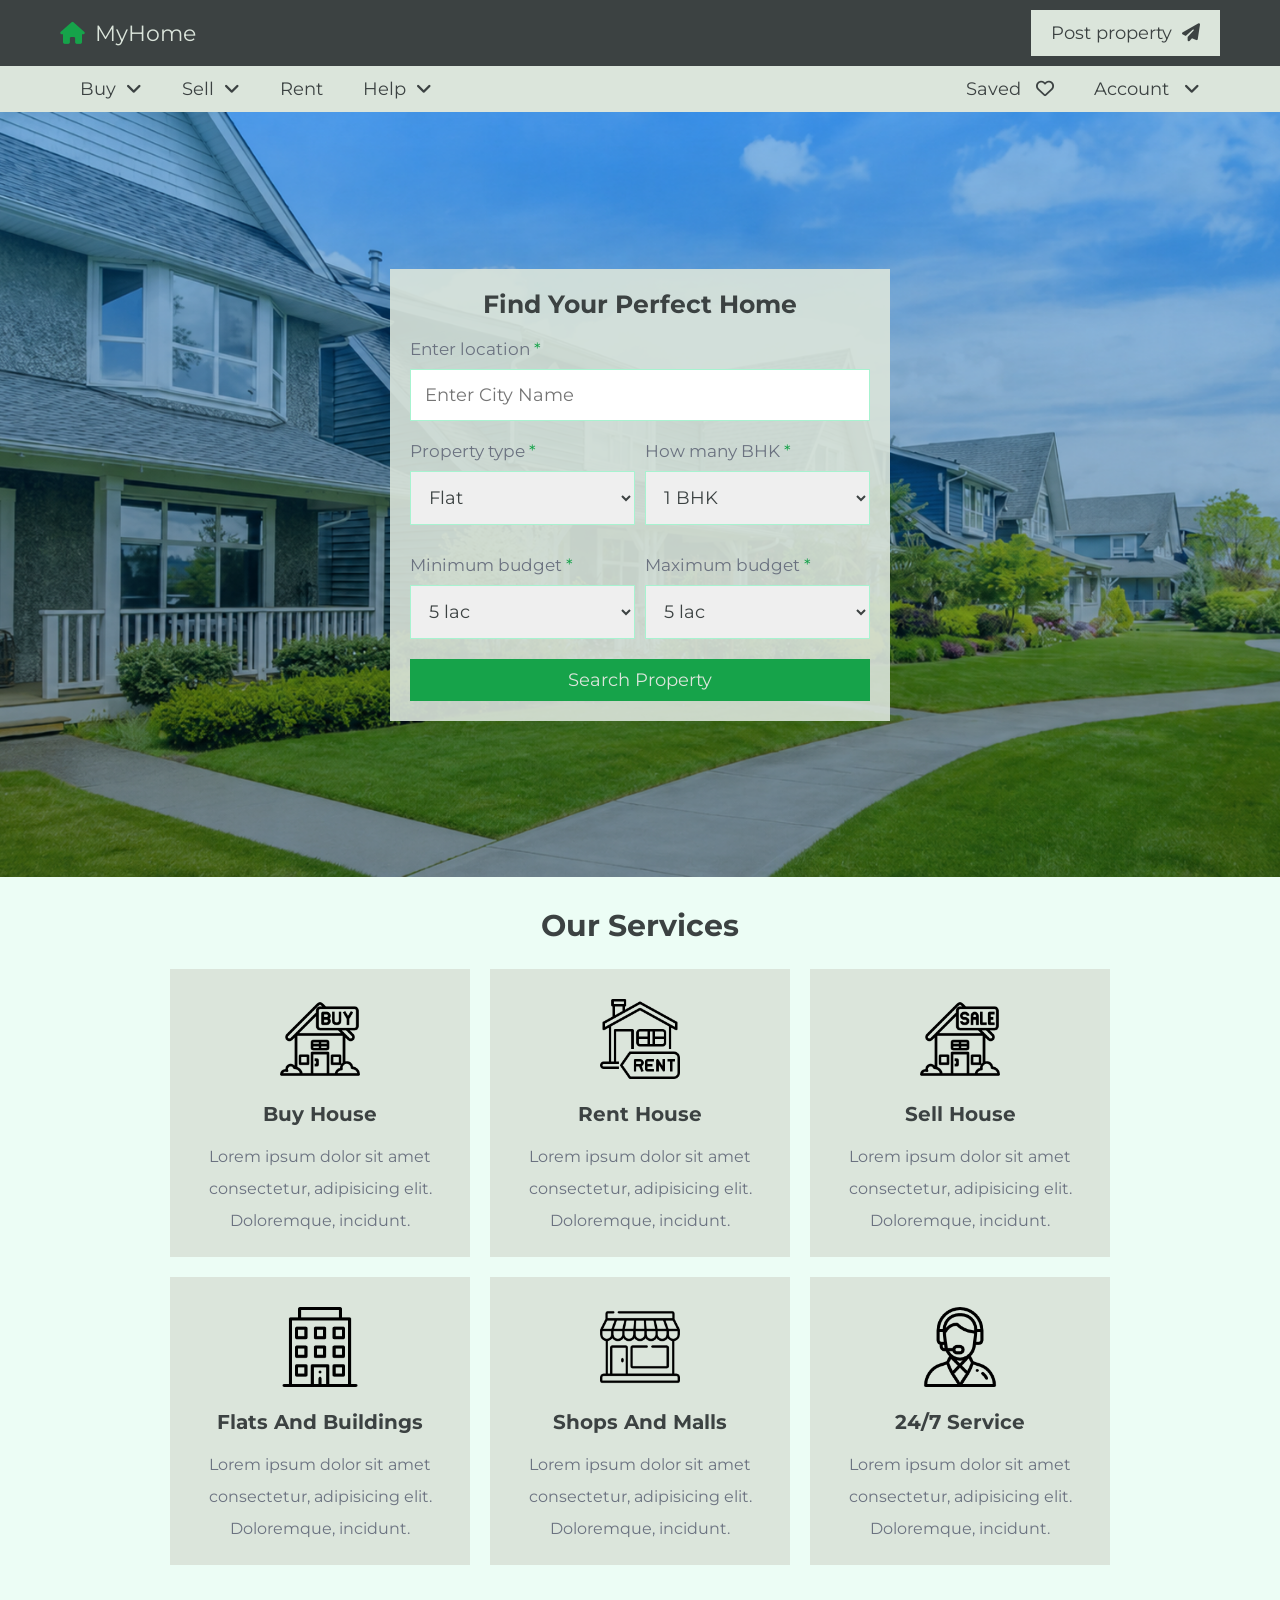
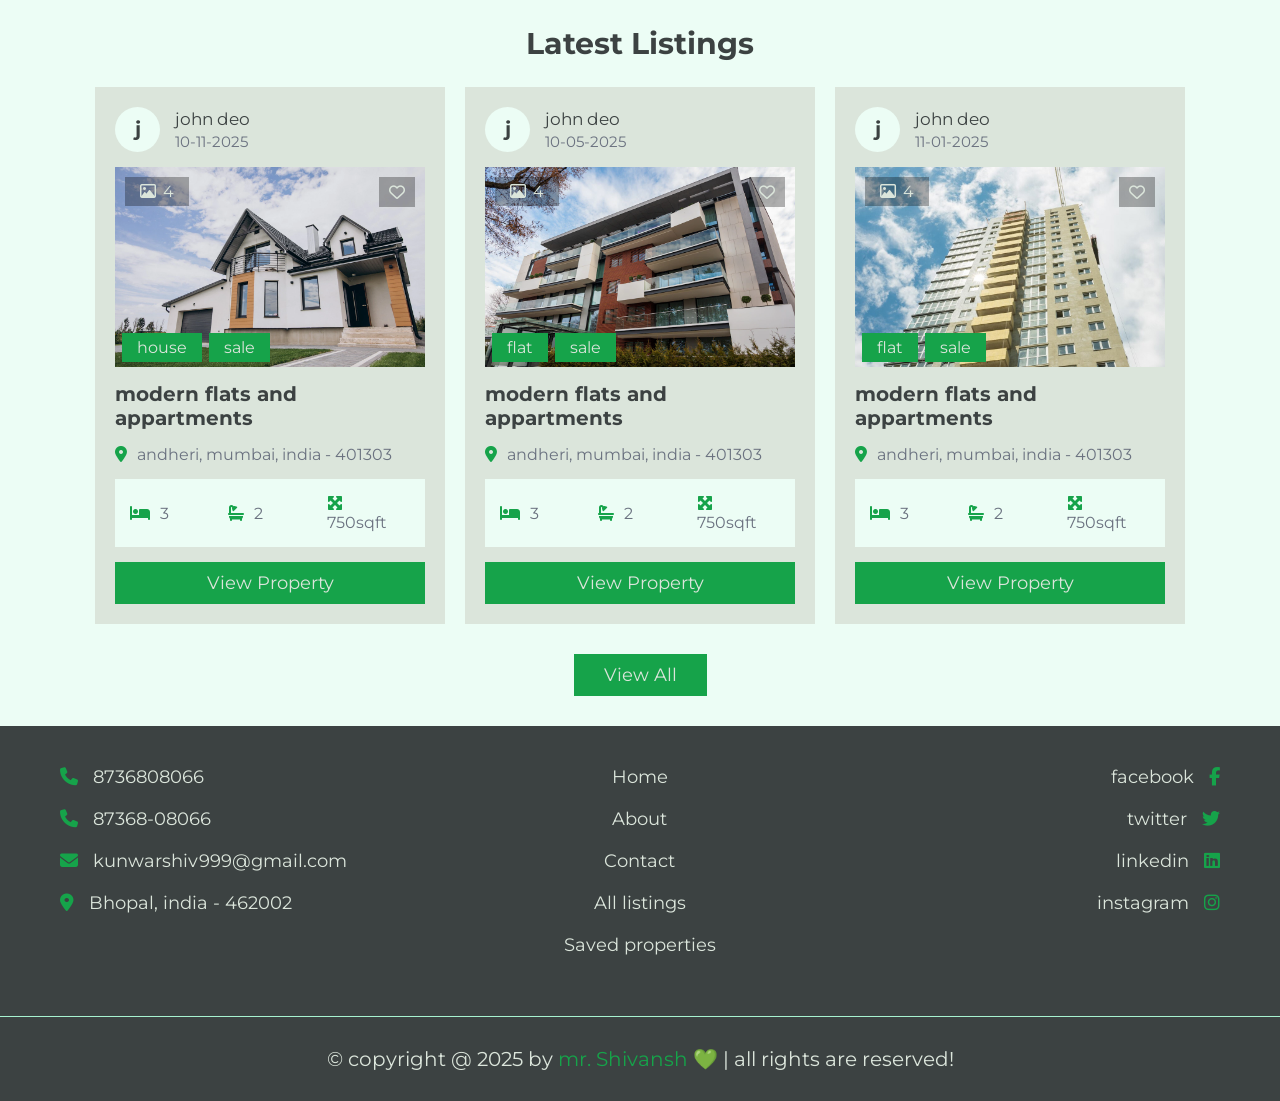
<file: index.html>
<!DOCTYPE html>
<html lang="en">
<head>
   <meta charset="UTF-8">
   <meta http-equiv="X-UA-Compatible" content="IE=edge">
   <meta name="viewport" content="width=device-width, initial-scale=1.0">
   <title>Home</title>
   

   <!-- font awesome cdn link  -->
   <link rel="stylesheet" href="https://cdnjs.cloudflare.com/ajax/libs/font-awesome/6.2.0/css/all.min.css">

   <!-- custom css file link  -->
   <link rel="stylesheet" href="style.css">
   <link rel="icon" href="home.jpeg">

</head>
<body>
   
<!-- header section starts  -->

<header class="header">
     <div class="hero-text">
  <h4>Welcome</h4>
  <h1>Find Your Dream House</h1>
  <p>
    <b>we are recognised for exceeding clients expectations and 
    delivering great results through dedication, ease process 
    and extraordinary services to our worldwide clients
    </b>
  </p>
</div>

   <nav class="navbar nav-1">
      <section class="flex">
         <a href="index.html" class="logo"><i class="fas fa-house"></i>MyHome</a>

         <ul>
            <li><a href="#">Post property<i class="fas fa-paper-plane"></i></a></li>
         </ul>
      </section>
   </nav>

   <nav class="navbar nav-2">
      <section class="flex">
         <div id="menu-btn" class="fas fa-bars"></div>

         <div class="menu">
            <ul>
               <li><a href="#">Buy<i class="fas fa-angle-down"></i></a>
                  <ul>
                     <li><a href="#">House</a></li>
                     <li><a href="#">Flat</a></li>
                     <li><a href="#">Shop</a></li>
                     <li><a href="#">Ready to move</a></li>
                     <li><a href="#">Furnished</a></li>
                  </ul>
               </li>
               <li><a href="#">Sell<i class="fas fa-angle-down"></i></a>
                  <ul>
                     <li><a href="#">Post property</a></li>
                     <li><a href="#">Dashboard</a></li>
                  </ul>
               </li>
               <li><a href="#">Rent</a>
                  <ul>
                     <li><a href="#">House</a></li>
                     <li><a href="#">Flat</a></li>
                     <li><a href="#">Shop</a></li>
                  </ul>
               </li>
               <li><a href="#">Help<i class="fas fa-angle-down"></i></a>
                  <ul>
                     <li><a href="about.html">About us</a></i></li>
                     <li><a href="contact.html">Contact us</a></i></li>
                     <li><a href="contact.html#faq">FAQ</a></i></li>
                  </ul>
               </li>
            </ul>
         </div>

         <ul>
            <li><a href="#">Saved <i class="far fa-heart"></i></a></li>
            <li><a href="#">Account <i class="fas fa-angle-down"></i></a>
               <ul>
                  <li><a href="login.html">Login</a></li>
                  <li><a href="register.html">Register</a></li>
               </ul>
            </li>
         </ul>
      </section>
   </nav>

</header>

<!-- header section ends -->

<!-- home section starts  -->

<div class="home">

   <section class="center">

      <form action="search.html" method="post">
         <h3>Find your perfect home</h3>
         <div class="box">
            <p>Enter location <span>*</span></p>
            <input type="text" name="location" required maxlength="50" placeholder="Enter City Name" class="input">
         </div>
         <div class="flex">
            <div class="box">
               <p>Property type <span>*</span></p>
               <select name="type" class="input" required>
                  <option value="flat">Flat</option>
                  <option value="house">House</option>
                  <option value="shop">Shop</option>
               </select>
            </div>
            <div class="box">
               <p>How many BHK <span>*</span></p>
               <select name="bhk" class="input" required>
                  <option value="1">1 BHK</option>
                  <option value="2">2 BHK</option>
                  <option value="3">3 BHK</option>
                  <option value="4">4 BHK</option>
                  <option value="5">5 BHK</option>
                  <option value="6">6 BHK</option>
                  <option value="7">7 BHK</option>
                  <option value="8">8 BHK</option>
                  <option value="9">9 BHK</option>
               </select>
            </div>
            <div class="box">
               <p>Minimum budget <span>*</span></p>
               <select name="minimum" class="input" required>
                  <option value="5000000">5 lac</option>
                  <option value="1000000">10 lac</option>
                  <option value="2000000">20 lac</option>
                  <option value="3000000">30 lac</option>
                  <option value="4000000">40 lac</option>
                  <option value="4000000">40 lac</option>
                  <option value="5000000">50 lac</option>
                  <option value="6000000">60 lac</option>
                  <option value="7000000">70 lac</option>
                  <option value="8000000">80 lac</option>
                  <option value="9000000">90 lac</option>
                  <option value="10000000">1 Cr</option>
                  <option value="20000000">2 Cr</option>
                  <option value="30000000">3 Cr</option>
                  <option value="40000000">4 Cr</option>
                  <option value="50000000">5 Cr</option>
                  <option value="60000000">6 Cr</option>
                  <option value="70000000">7 Cr</option>
                  <option value="80000000">8 Cr</option>
                  <option value="90000000">9 Cr</option>
                  <option value="100000000">10 Cr</option>
                  <option value="150000000">15 Cr</option>
                  <option value="200000000">20 Cr</option>
               </select>
            </div>
            <div class="box">
               <p>Maximum budget <span>*</span></p>
               <select name="maximum" class="input" required>
                  <option value="5000000">5 lac</option>
                  <option value="1000000">10 lac</option>
                  <option value="2000000">20 lac</option>
                  <option value="3000000">30 lac</option>
                  <option value="4000000">40 lac</option>
                  <option value="4000000">40 lac</option>
                  <option value="5000000">50 lac</option>
                  <option value="6000000">60 lac</option>
                  <option value="7000000">70 lac</option>
                  <option value="8000000">80 lac</option>
                  <option value="9000000">90 lac</option>
                  <option value="10000000">1 Cr</option>
                  <option value="20000000">2 Cr</option>
                  <option value="30000000">3 Cr</option>
                  <option value="40000000">4 Cr</option>
                  <option value="50000000">5 Cr</option>
                  <option value="60000000">6 Cr</option>
                  <option value="70000000">7 Cr</option>
                  <option value="80000000">8 Cr</option>
                  <option value="90000000">9 Cr</option>
                  <option value="100000000">10 Cr</option>
                  <option value="150000000">15 Cr</option>
                  <option value="200000000">20 Cr</option>
               </select>
            </div>
         </div>
         <input type="submit" value="search property" name="search" class="btn">
      </form>

   </section>

</div>

<!-- home section ends -->

<!-- services section starts  -->

<section class="services">

   <h1 class="heading">our services</h1>

   <div class="box-container">

      <div class="box">
         <img src="icon-1.png" alt="">
         <h3>buy house</h3>
         <p>Lorem ipsum dolor sit amet consectetur, adipisicing elit. Doloremque, incidunt.</p>
      </div>

      <div class="box">
         <img src="icon-2.png" alt="">
         <h3>rent house</h3>
         <p>Lorem ipsum dolor sit amet consectetur, adipisicing elit. Doloremque, incidunt.</p>
      </div>

      <div class="box">
         <img src="icon-3.png" alt="">
         <h3>sell house</h3>
         <p>Lorem ipsum dolor sit amet consectetur, adipisicing elit. Doloremque, incidunt.</p>
      </div>

      <div class="box">
         <img src="icon-4.png" alt="">
         <h3>flats and buildings</h3>
         <p>Lorem ipsum dolor sit amet consectetur, adipisicing elit. Doloremque, incidunt.</p>
      </div>

      <div class="box">
         <img src="icon-5.png" alt="">
         <h3>shops and malls</h3>
         <p>Lorem ipsum dolor sit amet consectetur, adipisicing elit. Doloremque, incidunt.</p>
      </div>

      <div class="box">
         <img src="icon-6.png" alt="">
         <h3>24/7 service</h3>
         <p>Lorem ipsum dolor sit amet consectetur, adipisicing elit. Doloremque, incidunt.</p>
      </div>

   </div>

</section>

<!-- services section ends -->

<!-- listings section starts  -->

<section class="listings">

   <h1 class="heading">latest listings</h1>

   <div class="box-container">

      <div class="box">
         <div class="admin">
            <h3>j</h3>
            <div>
               <p>john deo</p>
               <span>10-11-2025</span>
            </div>
         </div>
         <div class="thumb">
            <p class="total-images"><i class="far fa-image"></i><span>4</span></p>
            <p class="type"><span>house</span><span>sale</span></p>
            <form action="" method="post" class="save">
               <button type="submit" name="save" class="far fa-heart"></button>
            </form>
            <img src="house-img-1.webp" alt="">
         </div>
         <h3 class="name">modern flats and appartments</h3>
         <p class="location"><i class="fas fa-map-marker-alt"></i><span>andheri, mumbai, india - 401303</span></p>
         <div class="flex">
            <p><i class="fas fa-bed"></i><span>3</span></p>
            <p><i class="fas fa-bath"></i><span>2</span></p>
            <p><i class="fas fa-maximize"></i><span>750sqft</span></p>
         </div>
         <a href="view_property.html" class="btn">view property</a>
      </div>

      <div class="box">
         <div class="admin">
            <h3>j</h3>
            <div>
               <p>john deo</p>
               <span>10-05-2025</span>
            </div>
         </div>
         <div class="thumb">
            <p class="total-images"><i class="far fa-image"></i><span>4</span></p>
            <p class="type"><span>flat</span><span>sale</span></p>
            <form action="" method="post" class="save">
               <button type="submit" name="save" class="far fa-heart"></button>
            </form>
            <img src="house-img-2.webp" alt="">
         </div>
         <h3 class="name">modern flats and appartments</h3>
         <p class="location"><i class="fas fa-map-marker-alt"></i><span>andheri, mumbai, india - 401303</span></p>
         <div class="flex">
            <p><i class="fas fa-bed"></i><span>3</span></p>
            <p><i class="fas fa-bath"></i><span>2</span></p>
            <p><i class="fas fa-maximize"></i><span>750sqft</span></p>
         </div>
         <a href="view_property.html" class="btn">view property</a>
      </div>

      <div class="box">
         <div class="admin">
            <h3>j</h3>
            <div>
               <p>john deo</p>
               <span>11-01-2025</span>
            </div>
         </div>
         <div class="thumb">
            <p class="total-images"><i class="far fa-image"></i><span>4</span></p>
            <p class="type"><span>flat</span><span>sale</span></p>
            <form action="" method="post" class="save">
               <button type="submit" name="save" class="far fa-heart"></button>
            </form>
            <img src="house-img-3.jpg" alt="">
         </div>
         <h3 class="name">modern flats and appartments</h3>
         <p class="location"><i class="fas fa-map-marker-alt"></i><span>andheri, mumbai, india - 401303</span></p>
         <div class="flex">
            <p><i class="fas fa-bed"></i><span>3</span></p>
            <p><i class="fas fa-bath"></i><span>2</span></p>
            <p><i class="fas fa-maximize"></i><span>750sqft</span></p>
         </div>
         <a href="view_property.html" class="btn">view property</a>
      </div>

   </div>

   <div style="margin-top: 2rem; text-align:center;">
      <a href="listings.html" class="inline-btn">view all</a>
   </div>

</section>

<!-- listings section ends -->










<!-- footer section starts  -->

<footer class="footer">

   <section class="flex">

      <div class="box">
         <a href="tel:1234567890"><i class="fas fa-phone"></i><span>8736808066</span></a>
         <a href="tel:1112223333"><i class="fas fa-phone"></i><span>87368-08066</span></a>
         <a href="mailto:kunwarshiv999@gmail.com"><i class="fas fa-envelope"></i><span>kunwarshiv999@gmail.com</span></a>
         <a href="#"><i class="fas fa-map-marker-alt"></i><span>Bhopal, india - 462002</span></a>
      </div>

      <div class="box">
         <a href="index.html"><span>Home</span></a>
         <a href="about.html"><span>About</span></a>
         <a href="contact.html"><span>Contact</span></a>
         <a href="listings.html"><span>All listings</span></a>
         <a href="#"><span>Saved properties</span></a>
      </div>

      <div class="box">
         <a href="#"><span>facebook</span><i class="fab fa-facebook-f"></i></a>
         <a href="#"><span>twitter</span><i class="fab fa-twitter"></i></a>
         <a href="#"><span>linkedin</span><i class="fab fa-linkedin"></i></a>
         <a href="#"><span>instagram</span><i class="fab fa-instagram"></i></a>

      </div>

   </section>

   <div class="credit">&copy; copyright @ 2025 by <span>mr. Shivansh 💚</span> | all rights are reserved!</div>

</footer>

<!-- footer section ends -->


<!-- custom js file link  -->
<script src="script.js"></script>

</body>
</html>
</file>
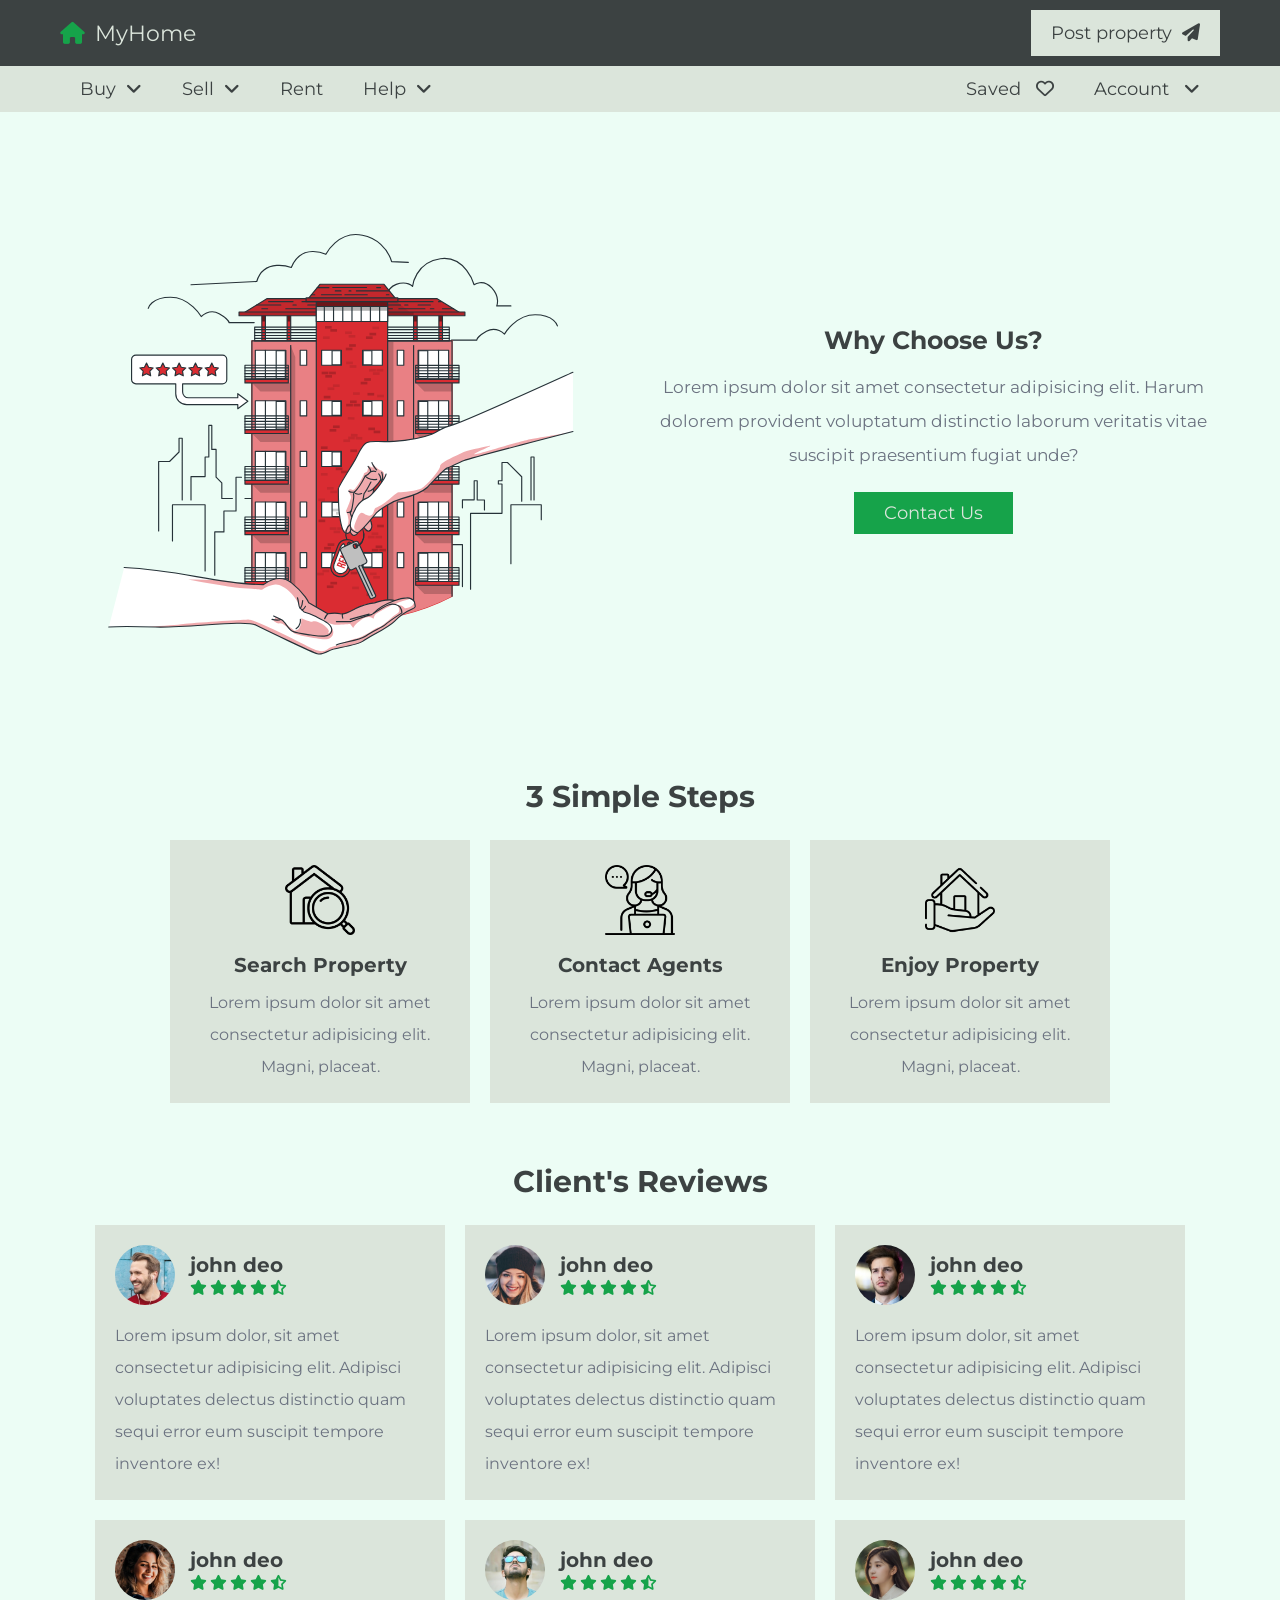
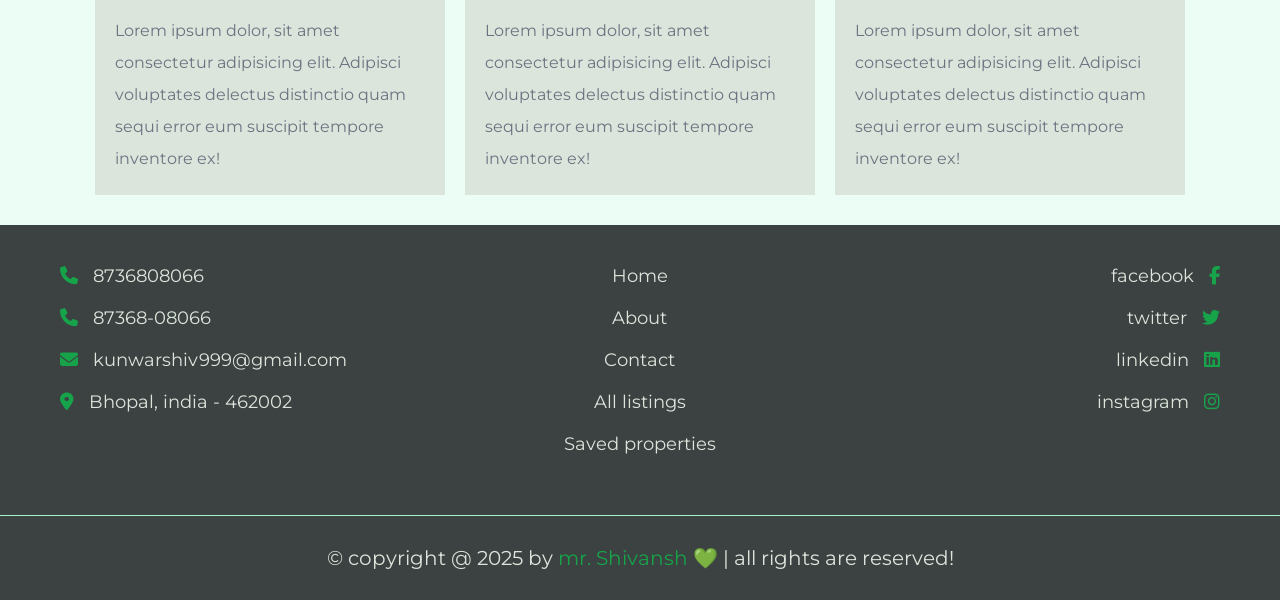
<file: about.html>
<!DOCTYPE html>
<html lang="en">
<head>
   <meta charset="UTF-8">
   <meta http-equiv="X-UA-Compatible" content="IE=edge">
   <meta name="viewport" content="width=device-width, initial-scale=1.0">
   <title>About Us</title>
 
   <!-- font awesome cdn link  -->
   <link rel="stylesheet" href="https://cdnjs.cloudflare.com/ajax/libs/font-awesome/6.2.0/css/all.min.css">

   <!-- custom css file link  -->
   <link rel="stylesheet" href="style.css">
   <link rel="icon" href="home.jpeg">

</head>
<body>
   
<!-- header section starts  -->

<header class="header">

   <nav class="navbar nav-1">
      <section class="flex">
         <a href="index.html" class="logo"><i class="fas fa-house"></i>MyHome</a>

         <ul>
            <li><a href="#">Post property<i class="fas fa-paper-plane"></i></a></li>
         </ul>
      </section>
   </nav>

   <nav class="navbar nav-2">
      <section class="flex">
         <div id="menu-btn" class="fas fa-bars"></div>

         <div class="menu">
            <ul>
               <li><a href="#">Buy<i class="fas fa-angle-down"></i></a>
                  <ul>
                     <li><a href="#">House</a></li>
                     <li><a href="#">Flat</a></li>
                     <li><a href="#">Shop</a></li>
                     <li><a href="#">Ready to move</a></li>
                     <li><a href="#">Furnished</a></li>
                  </ul>
               </li>
               <li><a href="#">Sell<i class="fas fa-angle-down"></i></a>
                  <ul>
                     <li><a href="#">Post property</a></li>
                     <li><a href="#">Dashboard</a></li>
                  </ul>
               </li>
               <li><a href="#">Rent</a>
                  <ul>
                     <li><a href="#">House</a></li>
                     <li><a href="#">Flat</a></li>
                     <li><a href="#">Shop</a></li>
                  </ul>
               </li>
               <li><a href="#">Help<i class="fas fa-angle-down"></i></a>
                  <ul>
                     <li><a href="about.html">About us</a></i></li>
                     <li><a href="contact.html">Contact us</a></i></li>
                     <li><a href="contact.html#faq">FAQ</a></i></li>
                  </ul>
               </li>
            </ul>
         </div>

         <ul>
            <li><a href="#">Saved <i class="far fa-heart"></i></a></li>
            <li><a href="#">Account <i class="fas fa-angle-down"></i></a>
               <ul>
                  <li><a href="login.html">Login</a></li>
                  <li><a href="register.html">Register</a></li>
               </ul>
            </li>
         </ul>
      </section>
   </nav>

</header>

<!-- header section ends -->

<!-- about section starts  -->

<section class="about">

   <div class="row">
      <div class="image">
         <img src="about-img.svg" alt="">
      </div>
      <div class="content">
         <h3>why choose us?</h3>
         <p>Lorem ipsum dolor sit amet consectetur adipisicing elit. Harum dolorem provident voluptatum distinctio laborum veritatis vitae suscipit praesentium fugiat unde?</p>
         <a href="contact.html" class="inline-btn">contact us</a>
      </div>
   </div>

</section>

<!-- about section ends -->

<!-- steps section starts  -->

<section class="steps">

   <h1 class="heading">3 simple steps</h1>

   <div class="box-container">

      <div class="box">
         <img src="step-1.png" alt="">
         <h3>search property</h3>
         <p>Lorem ipsum dolor sit amet consectetur adipisicing elit. Magni, placeat.</p>
      </div>

      <div class="box">
         <img src="step-2.png" alt="">
         <h3>contact agents</h3>
         <p>Lorem ipsum dolor sit amet consectetur adipisicing elit. Magni, placeat.</p>
      </div>

      <div class="box">
         <img src="step-3.png" alt="">
         <h3>enjoy property</h3>
         <p>Lorem ipsum dolor sit amet consectetur adipisicing elit. Magni, placeat.</p>
      </div>

   </div>

</section>

<!-- steps section ends -->

<!-- review section starts  -->

<section class="reviews">

   <h1 class="heading">client's reviews</h1>

   <div class="box-container">

      <div class="box">
         <div class="user">
            <img src="pic-1.png" alt="">
            <div>
               <h3>john deo</h3>
               <div class="stars">
                  <i class="fas fa-star"></i>
                  <i class="fas fa-star"></i>
                  <i class="fas fa-star"></i>
                  <i class="fas fa-star"></i>
                  <i class="fas fa-star-half-alt"></i>
               </div>
            </div>
         </div>
         <p>Lorem ipsum dolor, sit amet consectetur adipisicing elit. Adipisci voluptates delectus distinctio quam sequi error eum suscipit tempore inventore ex!</p>
      </div>

      <div class="box">
         <div class="user">
            <img src="pic-2.png" alt="">
            <div>
               <h3>john deo</h3>
               <div class="stars">
                  <i class="fas fa-star"></i>
                  <i class="fas fa-star"></i>
                  <i class="fas fa-star"></i>
                  <i class="fas fa-star"></i>
                  <i class="fas fa-star-half-alt"></i>
               </div>
            </div>
         </div>
         <p>Lorem ipsum dolor, sit amet consectetur adipisicing elit. Adipisci voluptates delectus distinctio quam sequi error eum suscipit tempore inventore ex!</p>
      </div>

      <div class="box">
         <div class="user">
            <img src="pic-3.png" alt="">
            <div>
               <h3>john deo</h3>
               <div class="stars">
                  <i class="fas fa-star"></i>
                  <i class="fas fa-star"></i>
                  <i class="fas fa-star"></i>
                  <i class="fas fa-star"></i>
                  <i class="fas fa-star-half-alt"></i>
               </div>
            </div>
         </div>
         <p>Lorem ipsum dolor, sit amet consectetur adipisicing elit. Adipisci voluptates delectus distinctio quam sequi error eum suscipit tempore inventore ex!</p>
      </div>

      <div class="box">
         <div class="user">
            <img src="pic-4.png" alt="">
            <div>
               <h3>john deo</h3>
               <div class="stars">
                  <i class="fas fa-star"></i>
                  <i class="fas fa-star"></i>
                  <i class="fas fa-star"></i>
                  <i class="fas fa-star"></i>
                  <i class="fas fa-star-half-alt"></i>
               </div>
            </div>
         </div>
         <p>Lorem ipsum dolor, sit amet consectetur adipisicing elit. Adipisci voluptates delectus distinctio quam sequi error eum suscipit tempore inventore ex!</p>
      </div>

      <div class="box">
         <div class="user">
            <img src="pic-5.png" alt="">
            <div>
               <h3>john deo</h3>
               <div class="stars">
                  <i class="fas fa-star"></i>
                  <i class="fas fa-star"></i>
                  <i class="fas fa-star"></i>
                  <i class="fas fa-star"></i>
                  <i class="fas fa-star-half-alt"></i>
               </div>
            </div>
         </div>
         <p>Lorem ipsum dolor, sit amet consectetur adipisicing elit. Adipisci voluptates delectus distinctio quam sequi error eum suscipit tempore inventore ex!</p>
      </div>

      <div class="box">
         <div class="user">
            <img src="pic-6.png" alt="">
            <div>
               <h3>john deo</h3>
               <div class="stars">
                  <i class="fas fa-star"></i>
                  <i class="fas fa-star"></i>
                  <i class="fas fa-star"></i>
                  <i class="fas fa-star"></i>
                  <i class="fas fa-star-half-alt"></i>
               </div>
            </div>
         </div>
         <p>Lorem ipsum dolor, sit amet consectetur adipisicing elit. Adipisci voluptates delectus distinctio quam sequi error eum suscipit tempore inventore ex!</p>
      </div>

   </div>

</section>

<!-- review section ends -->










<!-- footer section starts  -->


<footer class="footer">

   <section class="flex">

      <div class="box">
         <a href="tel:1234567890"><i class="fas fa-phone"></i><span>8736808066</span></a>
         <a href="tel:1112223333"><i class="fas fa-phone"></i><span>87368-08066</span></a>
         <a href="mailto:kunwarshiv999@gmail.com"><i class="fas fa-envelope"></i><span>kunwarshiv999@gmail.com</span></a>
         <a href="#"><i class="fas fa-map-marker-alt"></i><span>Bhopal, india - 462002</span></a>
      </div>

      <div class="box">
         <a href="index.html"><span>Home</span></a>
         <a href="about.html"><span>About</span></a>
         <a href="contact.html"><span>Contact</span></a>
         <a href="listings.html"><span>All listings</span></a>
         <a href="#"><span>Saved properties</span></a>
      </div>

      <div class="box">
         <a href="#"><span>facebook</span><i class="fab fa-facebook-f"></i></a>
         <a href="#"><span>twitter</span><i class="fab fa-twitter"></i></a>
         <a href="#"><span>linkedin</span><i class="fab fa-linkedin"></i></a>
         <a href="#"><span>instagram</span><i class="fab fa-instagram"></i></a>

      </div>

   </section>

   <div class="credit">&copy; copyright @ 2025 by <span>mr. Shivansh 💚</span> | all rights are reserved!</div>

</footer>

<!-- footer section ends -->


<!-- custom js file link  -->
<script src="script.js"></script>

</body>
</html>
</file>
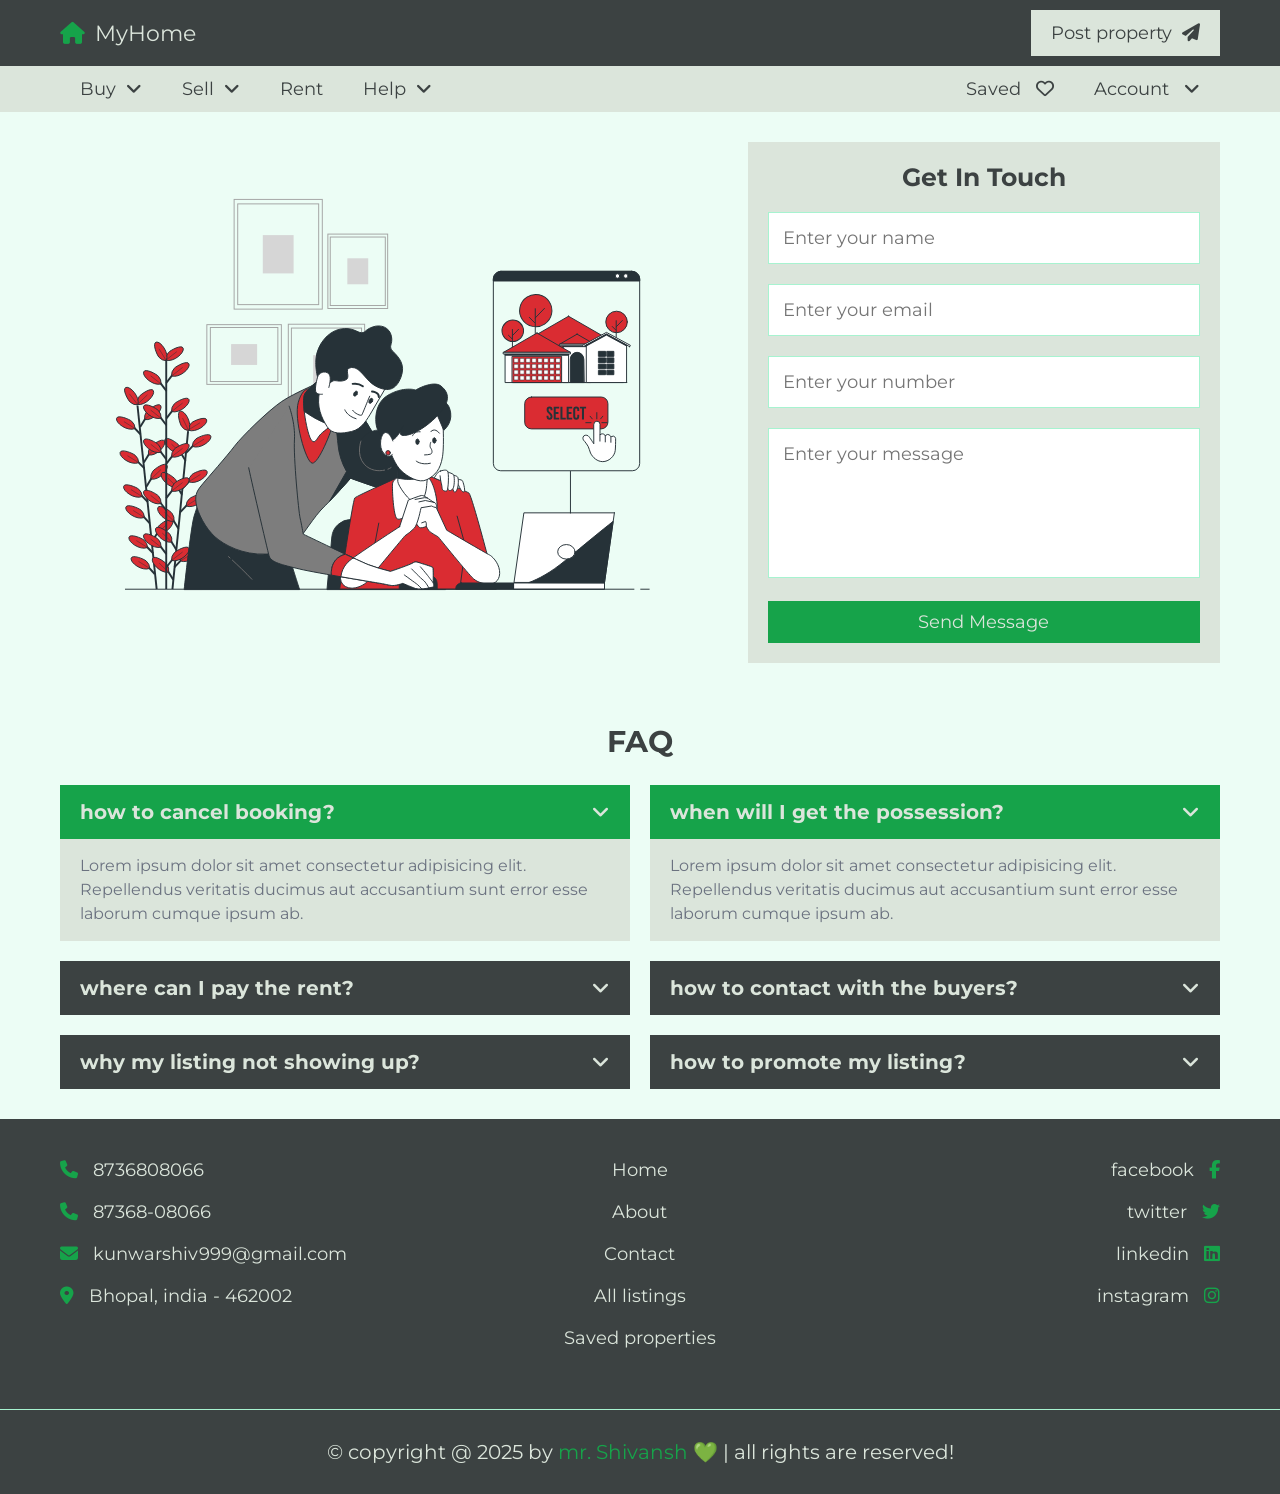
<file: contact.html>
<!DOCTYPE html>
<html lang="en">
<head>
   <meta charset="UTF-8">
   <meta http-equiv="X-UA-Compatible" content="IE=edge">
   <meta name="viewport" content="width=device-width, initial-scale=1.0">
   <title>Contact Us</title>
 
   <!-- font awesome cdn link  -->
   <link rel="stylesheet" href="https://cdnjs.cloudflare.com/ajax/libs/font-awesome/6.2.0/css/all.min.css">

   <!-- custom css file link  -->
   <link rel="stylesheet" href="style.css">
<link rel="icon" href="home.jpeg">
</head>
<body>
   
<!-- header section starts  -->

<header class="header">

   <nav class="navbar nav-1">
      <section class="flex">
         <a href="index.html" class="logo"><i class="fas fa-house"></i>MyHome</a>

         <ul>
            <li><a href="#">Post property<i class="fas fa-paper-plane"></i></a></li>
         </ul>
      </section>
   </nav>

   <nav class="navbar nav-2">
      <section class="flex">
         <div id="menu-btn" class="fas fa-bars"></div>

         <div class="menu">
            <ul>
               <li><a href="#">Buy<i class="fas fa-angle-down"></i></a>
                  <ul>
                     <li><a href="#">House</a></li>
                     <li><a href="#">Flat</a></li>
                     <li><a href="#">Shop</a></li>
                     <li><a href="#">Ready to move</a></li>
                     <li><a href="#">Furnished</a></li>
                  </ul>
               </li>
               <li><a href="#">Sell<i class="fas fa-angle-down"></i></a>
                  <ul>
                     <li><a href="#">Post property</a></li>
                     <li><a href="#">Dashboard</a></li>
                  </ul>
               </li>
               <li><a href="#">Rent</a>
                  <ul>
                     <li><a href="#">House</a></li>
                     <li><a href="#">Flat</a></li>
                     <li><a href="#">Shop</a></li>
                  </ul>
               </li>
               <li><a href="#">Help<i class="fas fa-angle-down"></i></a>
                  <ul>
                     <li><a href="about.html">About us</a></i></li>
                     <li><a href="contact.html">Contact us</a></i></li>
                     <li><a href="contact.html#faq">FAQ</a></i></li>
                  </ul>
               </li>
            </ul>
         </div>

         <ul>
            <li><a href="#">Saved <i class="far fa-heart"></i></a></li>
            <li><a href="#">Account <i class="fas fa-angle-down"></i></a>
               <ul>
                  <li><a href="login.html">Login</a></li>
                  <li><a href="register.html">Register</a></li>
               </ul>
            </li>
         </ul>
      </section>
   </nav>

</header>

<!-- header section ends -->

<!-- contact section starts  -->

<section class="contact">

   <div class="row">
      <div class="image">
         <img src="contact-img.svg" alt="">
      </div>
      <form action="" method="post">
         <h3>get in touch</h3>
         <input type="text" name="name" required maxlength="50" placeholder="Enter your name" class="box">
         <input type="email" name="email" required maxlength="50" placeholder="Enter your email" class="box">
         <input type="number" name="number" required maxlength="10" max="9999999999" min="0" placeholder="Enter your number" class="box">
         <textarea name="message" placeholder="Enter your message" required maxlength="1000" cols="30" rows="10" class="box"></textarea>
         <input type="submit" value="Send message" name="send" class="btn">
      </form>
   </div>

</section>

<!-- contact section ends -->

<!-- faq section starts  -->

<section class="faq" id="faq">

   <h1 class="heading">FAQ</h1>

   <div class="box-container">

      <div class="box active">
         <h3><span>how to cancel booking?</span><i class="fas fa-angle-down"></i></h3>
         <p>Lorem ipsum dolor sit amet consectetur adipisicing elit. Repellendus veritatis ducimus aut accusantium sunt error esse laborum cumque ipsum ab.</p>
      </div>

      <div class="box active">
         <h3><span>when will I get the possession?</span><i class="fas fa-angle-down"></i></h3>
         <p>Lorem ipsum dolor sit amet consectetur adipisicing elit. Repellendus veritatis ducimus aut accusantium sunt error esse laborum cumque ipsum ab.</p>
      </div>

      <div class="box">
         <h3><span>where can I pay the rent?</span><i class="fas fa-angle-down"></i></h3>
         <p>Lorem ipsum dolor sit amet consectetur adipisicing elit. Repellendus veritatis ducimus aut accusantium sunt error esse laborum cumque ipsum ab.</p>
      </div>

      <div class="box">
         <h3><span>how to contact with the buyers?</span><i class="fas fa-angle-down"></i></h3>
         <p>Lorem ipsum dolor sit amet consectetur adipisicing elit. Repellendus veritatis ducimus aut accusantium sunt error esse laborum cumque ipsum ab.</p>
      </div>

      <div class="box">
         <h3><span>why my listing not showing up?</span><i class="fas fa-angle-down"></i></h3>
         <p>Lorem ipsum dolor sit amet consectetur adipisicing elit. Repellendus veritatis ducimus aut accusantium sunt error esse laborum cumque ipsum ab.</p>
      </div>

      <div class="box">
         <h3><span>how to promote my listing?</span><i class="fas fa-angle-down"></i></h3>
         <p>Lorem ipsum dolor sit amet consectetur adipisicing elit. Repellendus veritatis ducimus aut accusantium sunt error esse laborum cumque ipsum ab.</p>
      </div>

   </div>

</section>

<!-- faq section ends -->










<!-- footer section starts  -->

<footer class="footer">

   <section class="flex">

      <div class="box">
         <a href="tel:1234567890"><i class="fas fa-phone"></i><span>8736808066</span></a>
         <a href="tel:1112223333"><i class="fas fa-phone"></i><span>87368-08066</span></a>
         <a href="mailto:kunwarshiv999@gmail.com"><i class="fas fa-envelope"></i><span>kunwarshiv999@gmail.com</span></a>
         <a href="#"><i class="fas fa-map-marker-alt"></i><span>Bhopal, india - 462002</span></a>
      </div>

      <div class="box">
         <a href="index.html"><span>Home</span></a>
         <a href="about.html"><span>About</span></a>
         <a href="contact.html"><span>Contact</span></a>
         <a href="listings.html"><span>All listings</span></a>
         <a href="#"><span>Saved properties</span></a>
      </div>

      <div class="box">
         <a href="#"><span>facebook</span><i class="fab fa-facebook-f"></i></a>
         <a href="#"><span>twitter</span><i class="fab fa-twitter"></i></a>
         <a href="#"><span>linkedin</span><i class="fab fa-linkedin"></i></a>
         <a href="#"><span>instagram</span><i class="fab fa-instagram"></i></a>

      </div>

   </section>

   <div class="credit">&copy; copyright @ 2025 by <span>mr. Shivansh 💚</span> | all rights are reserved!</div>

</footer>


<!-- footer section ends -->


<!-- custom js file link  -->
<script src="script.js"></script>

</body>
</html>
</file>
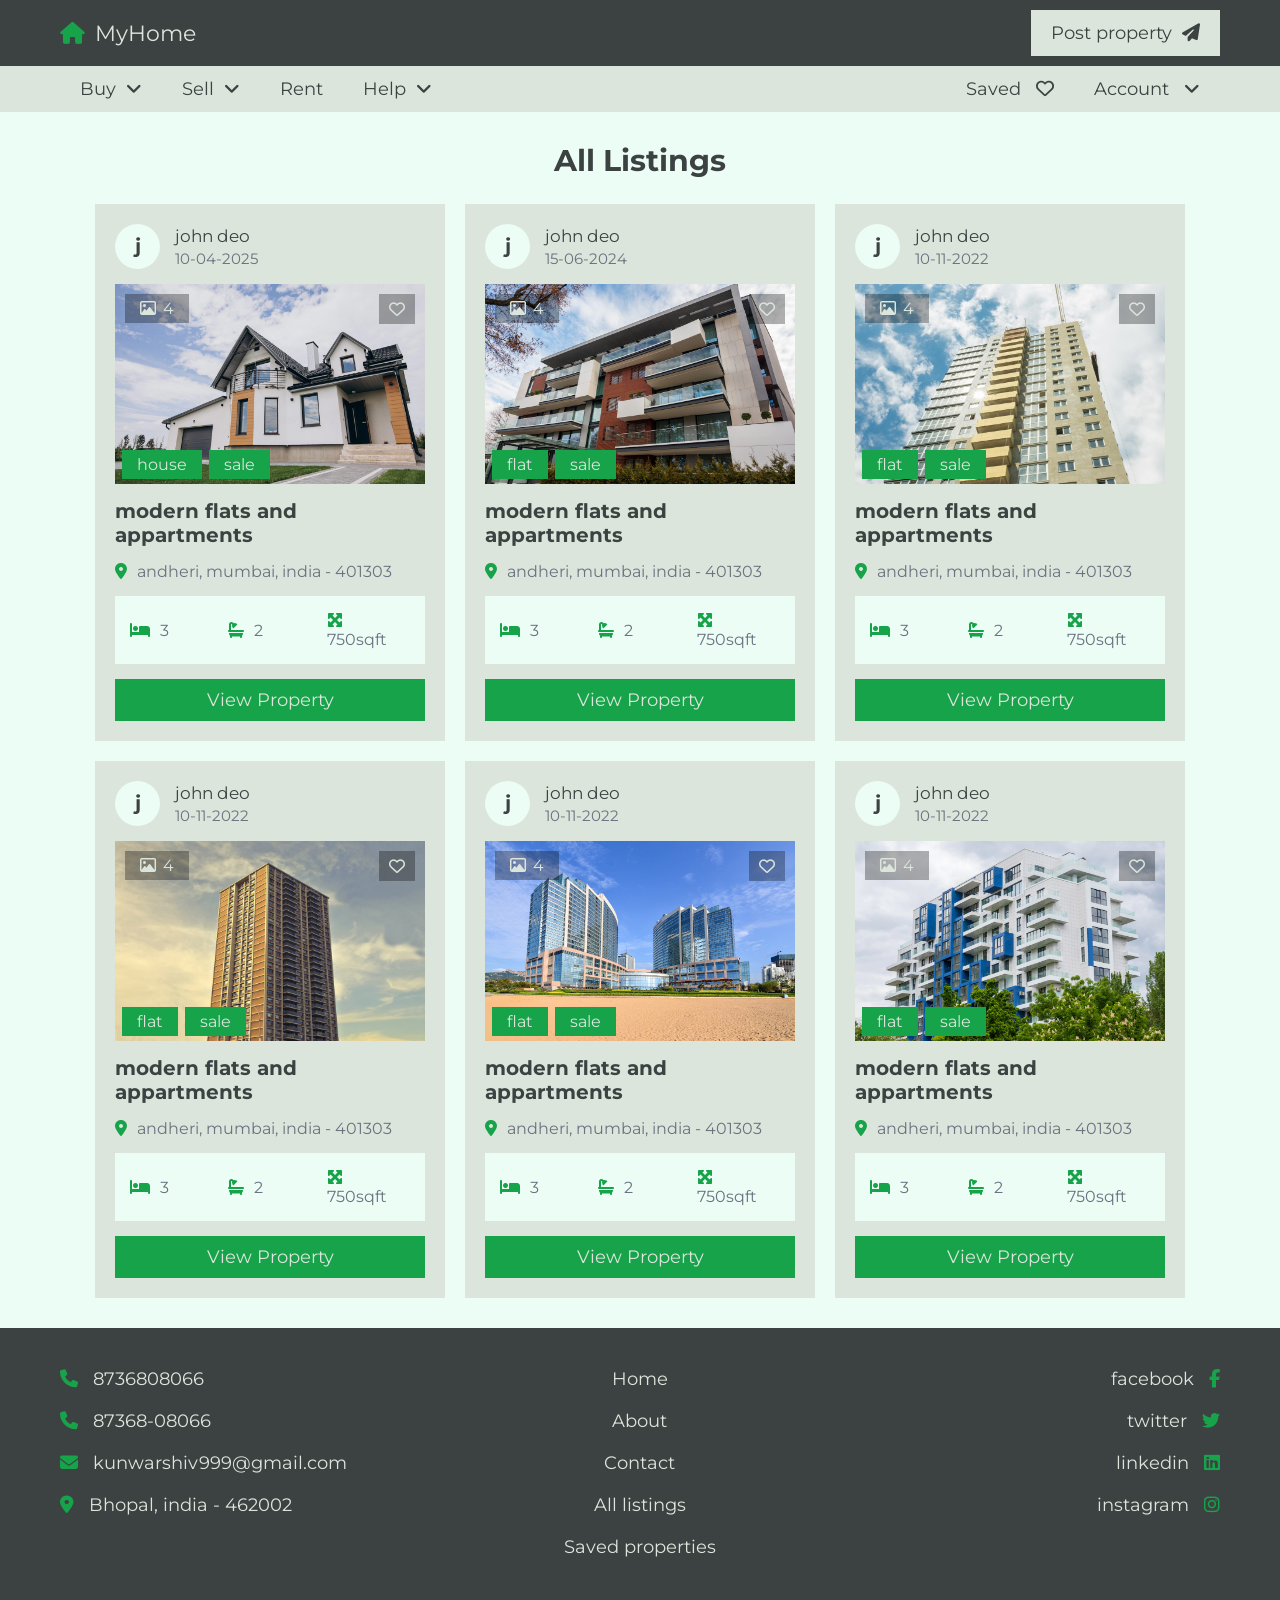
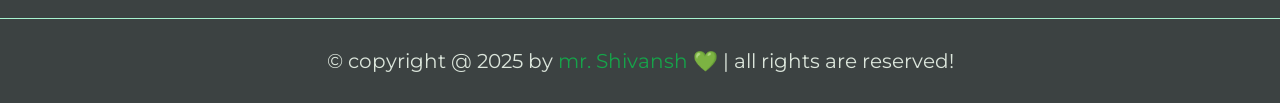
<file: listings.html>
<!DOCTYPE html>
<html lang="en">
<head>
   <meta charset="UTF-8">
   <meta http-equiv="X-UA-Compatible" content="IE=edge">
   <meta name="viewport" content="width=device-width, initial-scale=1.0">
   <title>All Listings</title>

   <!-- font awesome cdn link  -->
   <link rel="stylesheet" href="https://cdnjs.cloudflare.com/ajax/libs/font-awesome/6.2.0/css/all.min.css">

   <!-- custom css file link  -->
   <link rel="stylesheet" href="style.css">
<link rel="icon" href="home.jpeg">
</head>
<body>
   
<!-- header section starts  -->

<header class="header">

   <nav class="navbar nav-1">
      <section class="flex">
         <a href="index.html" class="logo"><i class="fas fa-house"></i>MyHome</a>

         <ul>
            <li><a href="#">Post property<i class="fas fa-paper-plane"></i></a></li>
         </ul>
      </section>
   </nav>

   <nav class="navbar nav-2">
      <section class="flex">
         <div id="menu-btn" class="fas fa-bars"></div>

         <div class="menu">
            <ul>
               <li><a href="#">Buy<i class="fas fa-angle-down"></i></a>
                  <ul>
                     <li><a href="#">House</a></li>
                     <li><a href="#">Flat</a></li>
                     <li><a href="#">Shop</a></li>
                     <li><a href="#">Ready to move</a></li>
                     <li><a href="#">Furnished</a></li>
                  </ul>
               </li>
               <li><a href="#">Sell<i class="fas fa-angle-down"></i></a>
                  <ul>
                     <li><a href="#">Post property</a></li>
                     <li><a href="#">Dashboard</a></li>
                  </ul>
               </li>
               <li><a href="#">Rent</a>
                  <ul>
                     <li><a href="#">House</a></li>
                     <li><a href="#">Flat</a></li>
                     <li><a href="#">Shop</a></li>
                  </ul>
               </li>
               <li><a href="#">Help<i class="fas fa-angle-down"></i></a>
                  <ul>
                     <li><a href="about.html">About us</a></i></li>
                     <li><a href="contact.html">Contact us</a></i></li>
                     <li><a href="contact.html#faq">FAQ</a></i></li>
                  </ul>
               </li>
            </ul>
         </div>

         <ul>
            <li><a href="#">Saved <i class="far fa-heart"></i></a></li>
            <li><a href="#">Account <i class="fas fa-angle-down"></i></a>
               <ul>
                  <li><a href="login.html">Login</a></li>
                  <li><a href="register.html">Register</a></li>
               </ul>
            </li>
         </ul>
      </section>
   </nav>

</header>


<!-- header section ends -->

<!-- listings section starts  -->

<section class="listings">

   <h1 class="heading">All listings</h1>

   <div class="box-container">

      <div class="box">
         <div class="admin">
            <h3>j</h3>
            <div>
               <p>john deo</p>
               <span>10-04-2025</span>
            </div>
         </div>
         <div class="thumb">
            <p class="total-images"><i class="far fa-image"></i><span>4</span></p>
            <p class="type"><span>house</span><span>sale</span></p>
            <form action="" method="post" class="save">
               <button type="submit" name="save" class="far fa-heart"></button>
            </form>
            <img src="house-img-1.webp" alt="">
         </div>
         <h3 class="name">modern flats and appartments</h3>
         <p class="location"><i class="fas fa-map-marker-alt"></i><span>andheri, mumbai, india - 401303</span></p>
         <div class="flex">
            <p><i class="fas fa-bed"></i><span>3</span></p>
            <p><i class="fas fa-bath"></i><span>2</span></p>
            <p><i class="fas fa-maximize"></i><span>750sqft</span></p>
         </div>
         <a href="view_property.html" class="btn">view property</a>
      </div>

      <div class="box">
         <div class="admin">
            <h3>j</h3>
            <div>
               <p>john deo</p>
               <span>15-06-2024</span>
            </div>
         </div>
         <div class="thumb">
            <p class="total-images"><i class="far fa-image"></i><span>4</span></p>
            <p class="type"><span>flat</span><span>sale</span></p>
            <form action="" method="post" class="save">
               <button type="submit" name="save" class="far fa-heart"></button>
            </form>
            <img src="house-img-2.webp" alt="">
         </div>
         <h3 class="name">modern flats and appartments</h3>
         <p class="location"><i class="fas fa-map-marker-alt"></i><span>andheri, mumbai, india - 401303</span></p>
         <div class="flex">
            <p><i class="fas fa-bed"></i><span>3</span></p>
            <p><i class="fas fa-bath"></i><span>2</span></p>
            <p><i class="fas fa-maximize"></i><span>750sqft</span></p>
         </div>
         <a href="view_property.html" class="btn">view property</a>
      </div>

      <div class="box">
         <div class="admin">
            <h3>j</h3>
            <div>
               <p>john deo</p>
               <span>10-11-2022</span>
            </div>
         </div>
         <div class="thumb">
            <p class="total-images"><i class="far fa-image"></i><span>4</span></p>
            <p class="type"><span>flat</span><span>sale</span></p>
            <form action="" method="post" class="save">
               <button type="submit" name="save" class="far fa-heart"></button>
            </form>
            <img src="house-img-3.jpg" alt="">
         </div>
         <h3 class="name">modern flats and appartments</h3>
         <p class="location"><i class="fas fa-map-marker-alt"></i><span>andheri, mumbai, india - 401303</span></p>
         <div class="flex">
            <p><i class="fas fa-bed"></i><span>3</span></p>
            <p><i class="fas fa-bath"></i><span>2</span></p>
            <p><i class="fas fa-maximize"></i><span>750sqft</span></p>
         </div>
         <a href="view_property.html" class="btn">view property</a>
      </div>

      <div class="box">
         <div class="admin">
            <h3>j</h3>
            <div>
               <p>john deo</p>
               <span>10-11-2022</span>
            </div>
         </div>
         <div class="thumb">
            <p class="total-images"><i class="far fa-image"></i><span>4</span></p>
            <p class="type"><span>flat</span><span>sale</span></p>
            <form action="" method="post" class="save">
               <button type="submit" name="save" class="far fa-heart"></button>
            </form>
            <img src="house-img-4.webp" alt="">
         </div>
         <h3 class="name">modern flats and appartments</h3>
         <p class="location"><i class="fas fa-map-marker-alt"></i><span>andheri, mumbai, india - 401303</span></p>
         <div class="flex">
            <p><i class="fas fa-bed"></i><span>3</span></p>
            <p><i class="fas fa-bath"></i><span>2</span></p>
            <p><i class="fas fa-maximize"></i><span>750sqft</span></p>
         </div>
         <a href="view_property.html" class="btn">view property</a>
      </div>

      <div class="box">
         <div class="admin">
            <h3>j</h3>
            <div>
               <p>john deo</p>
               <span>10-11-2022</span>
            </div>
         </div>
         <div class="thumb">
            <p class="total-images"><i class="far fa-image"></i><span>4</span></p>
            <p class="type"><span>flat</span><span>sale</span></p>
            <form action="" method="post" class="save">
               <button type="submit" name="save" class="far fa-heart"></button>
            </form>
            <img src="house-img-5.webp" alt="">
         </div>
         <h3 class="name">modern flats and appartments</h3>
         <p class="location"><i class="fas fa-map-marker-alt"></i><span>andheri, mumbai, india - 401303</span></p>
         <div class="flex">
            <p><i class="fas fa-bed"></i><span>3</span></p>
            <p><i class="fas fa-bath"></i><span>2</span></p>
            <p><i class="fas fa-maximize"></i><span>750sqft</span></p>
         </div>
         <a href="view_property.html" class="btn">view property</a>
      </div>

      <div class="box">
         <div class="admin">
            <h3>j</h3>
            <div>
               <p>john deo</p>
               <span>10-11-2022</span>
            </div>
         </div>
         <div class="thumb">
            <p class="total-images"><i class="far fa-image"></i><span>4</span></p>
            <p class="type"><span>flat</span><span>sale</span></p>
            <form action="" method="post" class="save">
               <button type="submit" name="save" class="far fa-heart"></button>
            </form>
            <img src="house-img-6.webp" alt="">
         </div>
         <h3 class="name">modern flats and appartments</h3>
         <p class="location"><i class="fas fa-map-marker-alt"></i><span>andheri, mumbai, india - 401303</span></p>
         <div class="flex">
            <p><i class="fas fa-bed"></i><span>3</span></p>
            <p><i class="fas fa-bath"></i><span>2</span></p>
            <p><i class="fas fa-maximize"></i><span>750sqft</span></p>
         </div>
         <a href="view_property.html" class="btn">view property</a>
      </div>

   </div>

</section>

<!-- listings section ends -->












<!-- footer section starts  -->


<footer class="footer">

   <section class="flex">

      <div class="box">
         <a href="tel:1234567890"><i class="fas fa-phone"></i><span>8736808066</span></a>
         <a href="tel:1112223333"><i class="fas fa-phone"></i><span>87368-08066</span></a>
         <a href="mailto:kunwarshiv999@gmail.com"><i class="fas fa-envelope"></i><span>kunwarshiv999@gmail.com</span></a>
         <a href="#"><i class="fas fa-map-marker-alt"></i><span>Bhopal, india - 462002</span></a>
      </div>

      <div class="box">
         <a href="index.html"><span>Home</span></a>
         <a href="about.html"><span>About</span></a>
         <a href="contact.html"><span>Contact</span></a>
         <a href="listings.html"><span>All listings</span></a>
         <a href="#"><span>Saved properties</span></a>
      </div>

      <div class="box">
         <a href="#"><span>facebook</span><i class="fab fa-facebook-f"></i></a>
         <a href="#"><span>twitter</span><i class="fab fa-twitter"></i></a>
         <a href="#"><span>linkedin</span><i class="fab fa-linkedin"></i></a>
         <a href="#"><span>instagram</span><i class="fab fa-instagram"></i></a>

      </div>

   </section>

   <div class="credit">&copy; copyright @ 2025 by <span>mr. Shivansh 💚</span> | all rights are reserved!</div>

</footer>

<!-- footer section ends -->


<!-- custom js file link  -->
<script src="script.js"></script>

</body>
</html>
</file>
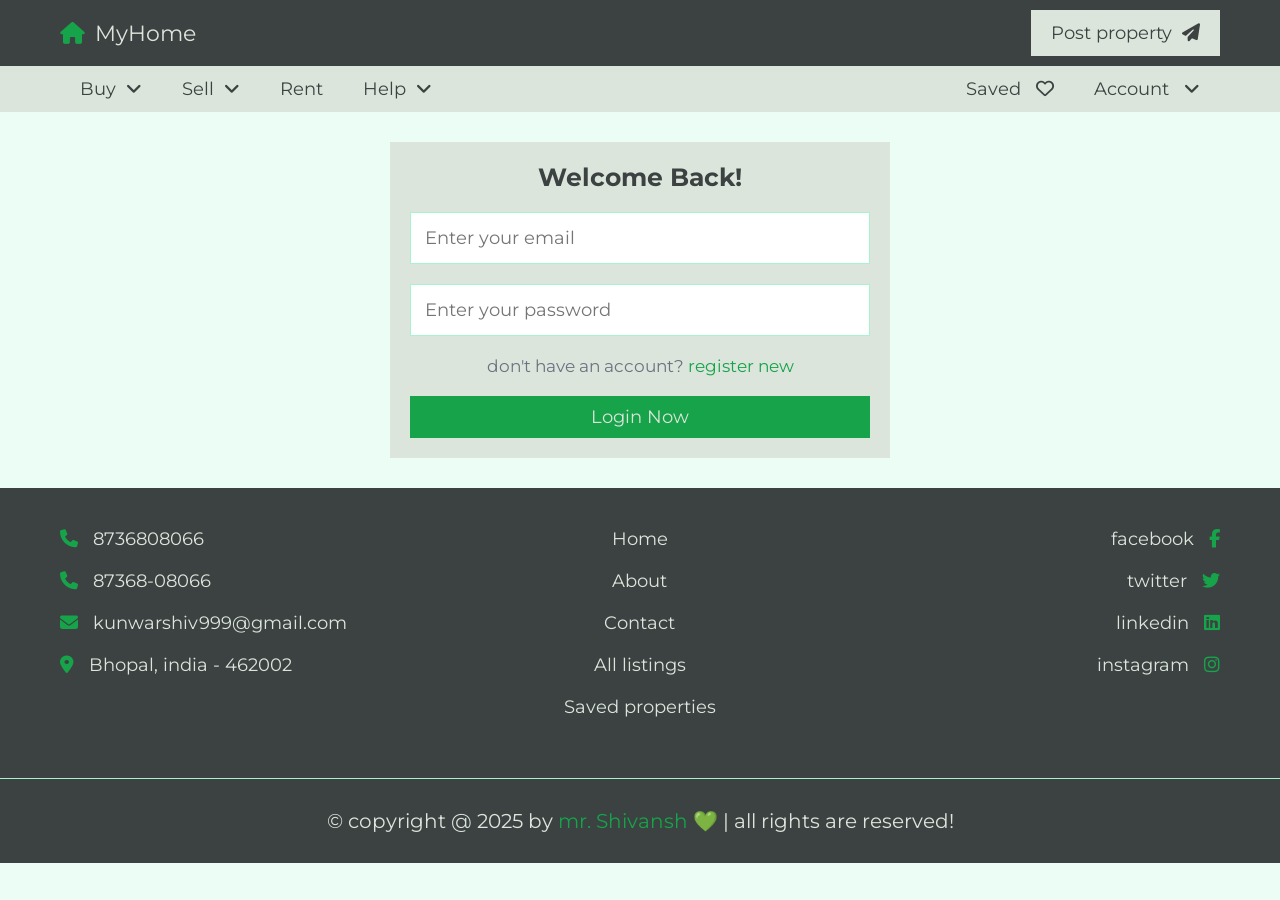
<file: login.html>
<!DOCTYPE html>
<html lang="en">
<head>
   <meta charset="UTF-8">
   <meta http-equiv="X-UA-Compatible" content="IE=edge">
   <meta name="viewport" content="width=device-width, initial-scale=1.0">
   <title>Login</title>
  
   <!-- font awesome cdn link  -->
   <link rel="stylesheet" href="https://cdnjs.cloudflare.com/ajax/libs/font-awesome/6.2.0/css/all.min.css">

   <!-- custom css file link  -->
   <link rel="stylesheet" href="style.css">
  <link rel="icon" href="home.jpeg">
</head>
<body>
   
<!-- header section starts  -->

<header class="header">

   <nav class="navbar nav-1">
      <section class="flex">
         <a href="index.html" class="logo"><i class="fas fa-house"></i>MyHome</a>

         <ul>
            <li><a href="#">Post property<i class="fas fa-paper-plane"></i></a></li>
         </ul>
      </section>
   </nav>

   <nav class="navbar nav-2">
      <section class="flex">
         <div id="menu-btn" class="fas fa-bars"></div>

         <div class="menu">
            <ul>
               <li><a href="#">Buy<i class="fas fa-angle-down"></i></a>
                  <ul>
                     <li><a href="#">House</a></li>
                     <li><a href="#">Flat</a></li>
                     <li><a href="#">Shop</a></li>
                     <li><a href="#">Ready to move</a></li>
                     <li><a href="#">Furnished</a></li>
                  </ul>
               </li>
               <li><a href="#">Sell<i class="fas fa-angle-down"></i></a>
                  <ul>
                     <li><a href="#">Post property</a></li>
                     <li><a href="#">Dashboard</a></li>
                  </ul>
               </li>
               <li><a href="#">Rent</a>
                  <ul>
                     <li><a href="#">House</a></li>
                     <li><a href="#">Flat</a></li>
                     <li><a href="#">Shop</a></li>
                  </ul>
               </li>
               <li><a href="#">Help<i class="fas fa-angle-down"></i></a>
                  <ul>
                     <li><a href="about.html">About us</a></i></li>
                     <li><a href="contact.html">Contact us</a></i></li>
                     <li><a href="contact.html#faq">FAQ</a></i></li>
                  </ul>
               </li>
            </ul>
         </div>

         <ul>
            <li><a href="#">Saved <i class="far fa-heart"></i></a></li>
            <li><a href="#">Account <i class="fas fa-angle-down"></i></a>
               <ul>
                  <li><a href="login.html">Login</a></li>
                  <li><a href="register.html">Register</a></li>
               </ul>
            </li>
         </ul>
      </section>
   </nav>

</header>

<!-- header section ends -->

<!-- login section starts  -->

<section class="form-container">

   <form action="" method="post">
      <h3>welcome back!</h3>
      <input type="email" name="email" required maxlength="50" placeholder="Enter your email" class="box">
      <input type="password" name="pass" required maxlength="20" placeholder="Enter your password" class="box">
      <p>don't have an account? <a href="register.html">register new</a></p>
      <input type="submit" value="login now" name="submit" class="btn">
   </form>

</section>

<!-- login section ends -->












<!-- footer section starts  -->


<footer class="footer">

   <section class="flex">

      <div class="box">
         <a href="tel:1234567890"><i class="fas fa-phone"></i><span>8736808066</span></a>
         <a href="tel:1112223333"><i class="fas fa-phone"></i><span>87368-08066</span></a>
         <a href="mailto:kunwarshiv999@gmail.com"><i class="fas fa-envelope"></i><span>kunwarshiv999@gmail.com</span></a>
         <a href="#"><i class="fas fa-map-marker-alt"></i><span>Bhopal, india - 462002</span></a>
      </div>

      <div class="box">
         <a href="index.html"><span>Home</span></a>
         <a href="about.html"><span>About</span></a>
         <a href="contact.html"><span>Contact</span></a>
         <a href="listings.html"><span>All listings</span></a>
         <a href="#"><span>Saved properties</span></a>
      </div>

      <div class="box">
         <a href="#"><span>facebook</span><i class="fab fa-facebook-f"></i></a>
         <a href="#"><span>twitter</span><i class="fab fa-twitter"></i></a>
         <a href="#"><span>linkedin</span><i class="fab fa-linkedin"></i></a>
         <a href="#"><span>instagram</span><i class="fab fa-instagram"></i></a>

      </div>

   </section>

   <div class="credit">&copy; copyright @ 2025 by <span>mr. Shivansh 💚</span> | all rights are reserved!</div>

</footer>


<!-- footer section ends -->


<!-- custom js file link  -->
<script src="script.js"></script>

</body>
</html>
</file>
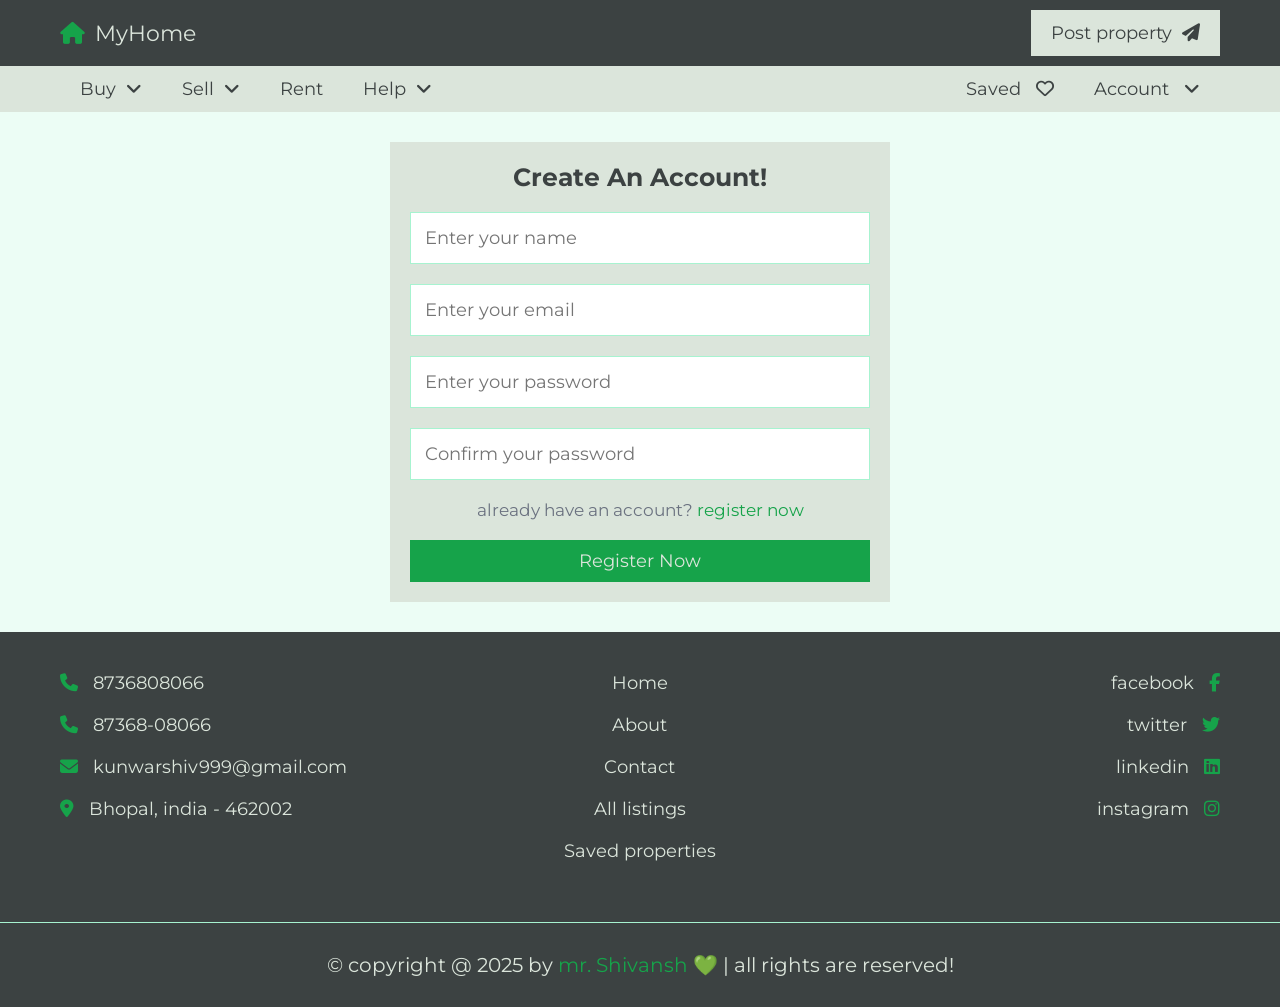
<file: register.html>
<!DOCTYPE html>
<html lang="en">
<head>
   <meta charset="UTF-8">
   <meta http-equiv="X-UA-Compatible" content="IE=edge">
   <meta name="viewport" content="width=device-width, initial-scale=1.0">
   <title>Register</title>

   <!-- font awesome cdn link  -->
   <link rel="stylesheet" href="https://cdnjs.cloudflare.com/ajax/libs/font-awesome/6.2.0/css/all.min.css">

   <!-- custom css file link  -->
   <link rel="stylesheet" href="style.css">
<link rel="icon" href="home.jpeg">
</head>
<body>
   
<!-- header section starts  -->

<header class="header">

   <nav class="navbar nav-1">
      <section class="flex">
         <a href="index.html" class="logo"><i class="fas fa-house"></i>MyHome</a>

         <ul>
            <li><a href="#">Post property<i class="fas fa-paper-plane"></i></a></li>
         </ul>
      </section>
   </nav>

   <nav class="navbar nav-2">
      <section class="flex">
         <div id="menu-btn" class="fas fa-bars"></div>

         <div class="menu">
            <ul>
               <li><a href="#">Buy<i class="fas fa-angle-down"></i></a>
                  <ul>
                     <li><a href="#">House</a></li>
                     <li><a href="#">Flat</a></li>
                     <li><a href="#">Shop</a></li>
                     <li><a href="#">Ready to move</a></li>
                     <li><a href="#">Furnished</a></li>
                  </ul>
               </li>
               <li><a href="#">Sell<i class="fas fa-angle-down"></i></a>
                  <ul>
                     <li><a href="#">Post property</a></li>
                     <li><a href="#">Dashboard</a></li>
                  </ul>
               </li>
               <li><a href="#">Rent</a>
                  <ul>
                     <li><a href="#">House</a></li>
                     <li><a href="#">Flat</a></li>
                     <li><a href="#">Shop</a></li>
                  </ul>
               </li>
               <li><a href="#">Help<i class="fas fa-angle-down"></i></a>
                  <ul>
                     <li><a href="about.html">About us</a></i></li>
                     <li><a href="contact.html">Contact us</a></i></li>
                     <li><a href="contact.html#faq">FAQ</a></i></li>
                  </ul>
               </li>
            </ul>
         </div>

         <ul>
            <li><a href="#">Saved <i class="far fa-heart"></i></a></li>
            <li><a href="#">Account <i class="fas fa-angle-down"></i></a>
               <ul>
                  <li><a href="login.html">Login</a></li>
                  <li><a href="register.html">Register</a></li>
               </ul>
            </li>
         </ul>
      </section>
   </nav>

</header>

<!-- header section ends -->

<!-- register section starts  -->

<section class="form-container">

   <form action="" method="post">
      <h3>create an account!</h3>
      <input type="tel" name="name" required maxlength="50" placeholder="Enter your name" class="box">
      <input type="email" name="email" required maxlength="50" placeholder="Enter your email" class="box">
      <input type="password" name="pass" required maxlength="20" placeholder="Enter your password" class="box">
      <input type="password" name="c_pass" required maxlength="20" placeholder="Confirm your password" class="box">
      <p>already have an account? <a href="login.html">register now</a></p>
      <input type="submit" value="register now" name="submit" class="btn">
   </form>

</section>

<!-- register section ends -->












<!-- footer section starts  -->

<footer class="footer">

   <section class="flex">

      <div class="box">
         <a href="tel:1234567890"><i class="fas fa-phone"></i><span>8736808066</span></a>
         <a href="tel:1112223333"><i class="fas fa-phone"></i><span>87368-08066</span></a>
         <a href="mailto:kunwarshiv999@gmail.com"><i class="fas fa-envelope"></i><span>kunwarshiv999@gmail.com</span></a>
         <a href="#"><i class="fas fa-map-marker-alt"></i><span>Bhopal, india - 462002</span></a>
      </div>

      <div class="box">
         <a href="index.html"><span>Home</span></a>
         <a href="about.html"><span>About</span></a>
         <a href="contact.html"><span>Contact</span></a>
         <a href="listings.html"><span>All listings</span></a>
         <a href="#"><span>Saved properties</span></a>
      </div>

      <div class="box">
         <a href="#"><span>facebook</span><i class="fab fa-facebook-f"></i></a>
         <a href="#"><span>twitter</span><i class="fab fa-twitter"></i></a>
         <a href="#"><span>linkedin</span><i class="fab fa-linkedin"></i></a>
         <a href="#"><span>instagram</span><i class="fab fa-instagram"></i></a>

      </div>

   </section>

   <div class="credit">&copy; copyright @ 2025 by <span>mr. Shivansh 💚</span> | all rights are reserved!</div>

</footer>

<!-- footer section ends -->


<!-- custom js file link  -->
<script src="script.js"></script>

</body>
</html>
</file>
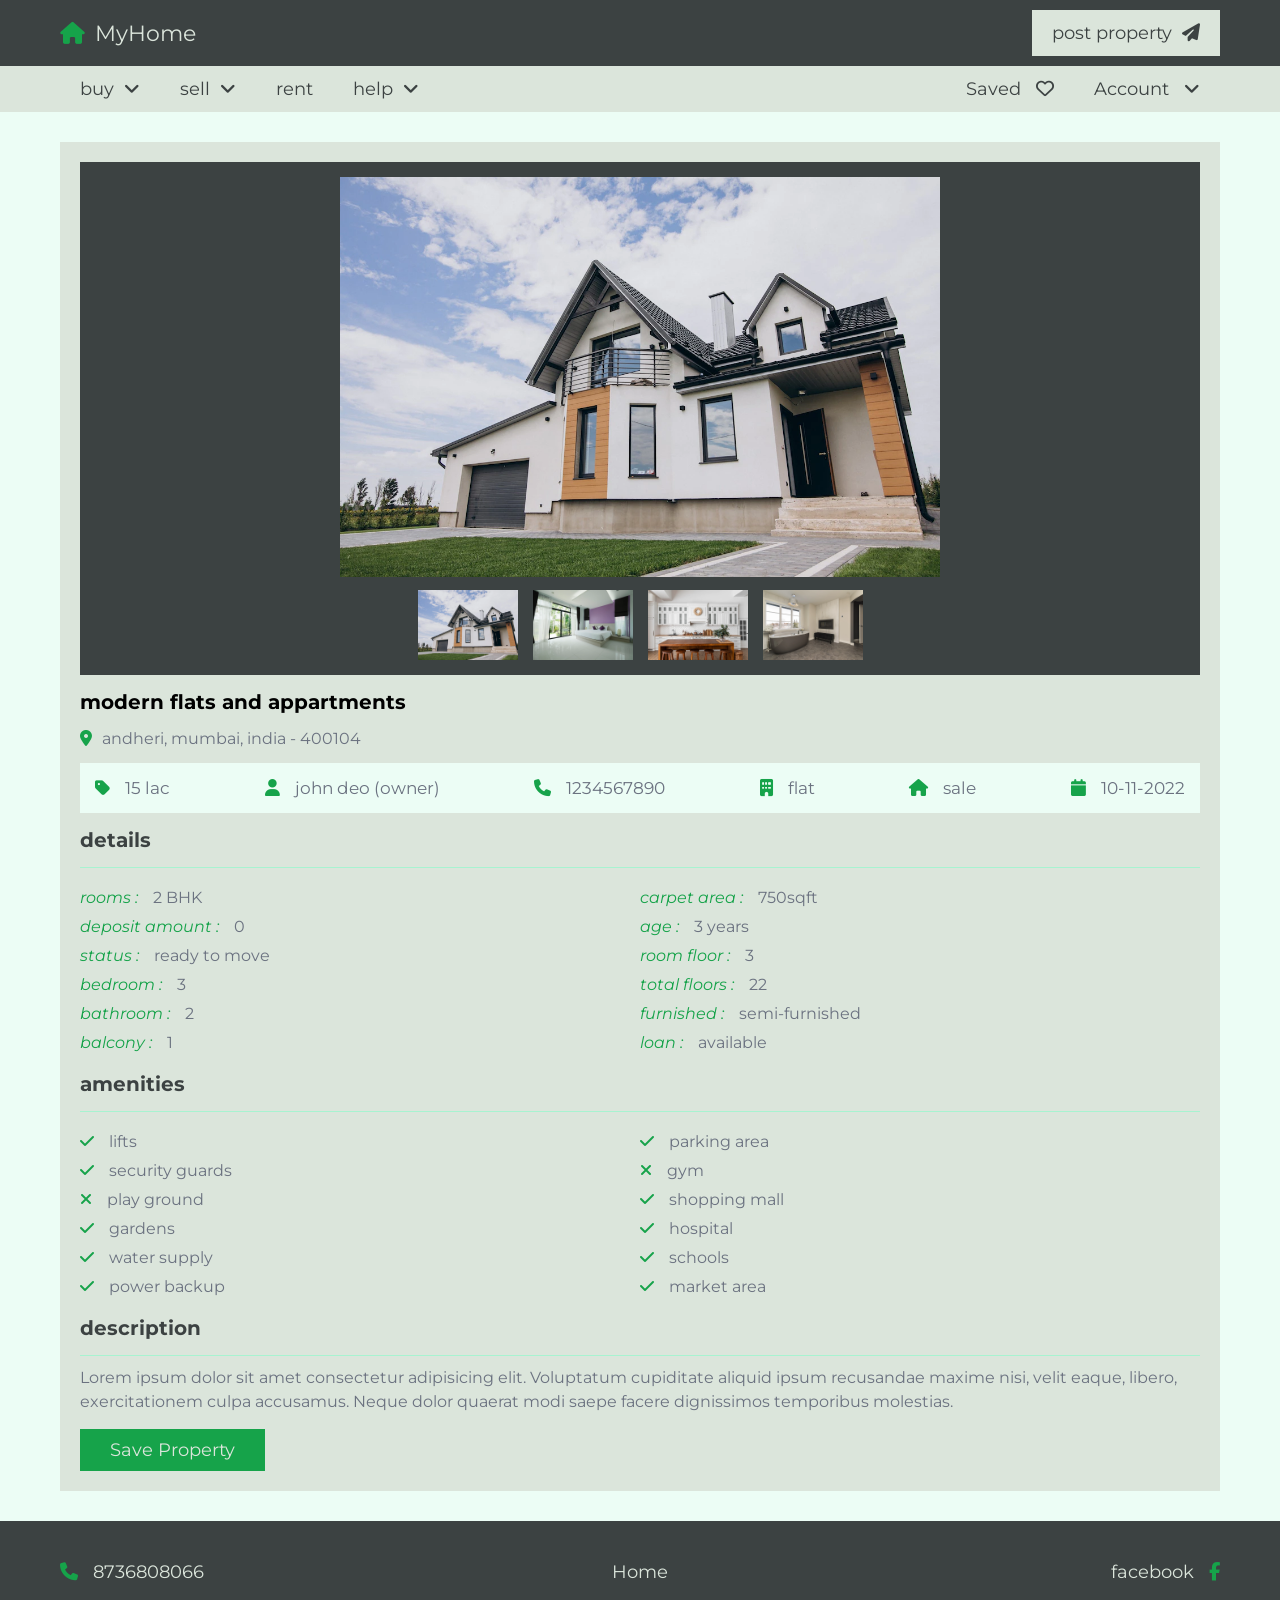
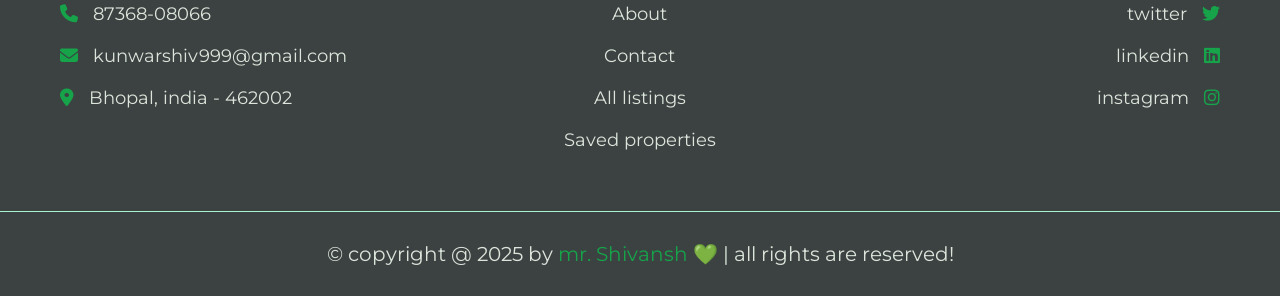
<file: view_property.html>
<!DOCTYPE html>
<html lang="en">
<head>
   <meta charset="UTF-8">
   <meta http-equiv="X-UA-Compatible" content="IE=edge">
   <meta name="viewport" content="width=device-width, initial-scale=1.0">
   <title>View Property</title>

   <!-- font awesome cdn link  -->
   <link rel="stylesheet" href="https://cdnjs.cloudflare.com/ajax/libs/font-awesome/6.2.0/css/all.min.css">

   <!-- custom css file link  -->
   <link rel="stylesheet" href="style.css">
  <link rel="icon" href="home.jpeg">
</head>
<body>
   
<!-- header section starts  -->

<header class="header">

   <nav class="navbar nav-1">
      <section class="flex">
         <a href="index.html" class="logo"><i class="fas fa-house"></i>MyHome</a>

         <ul>
            <li><a href="#">post property<i class="fas fa-paper-plane"></i></a></li>
         </ul>
      </section>
   </nav>

   <nav class="navbar nav-2">
      <section class="flex">
         <div id="menu-btn" class="fas fa-bars"></div>

         <div class="menu">
            <ul>
               <li><a href="#">buy<i class="fas fa-angle-down"></i></a>
                  <ul>
                     <li><a href="#">house</a></li>
                     <li><a href="#">flat</a></li>
                     <li><a href="#">shop</a></li>
                     <li><a href="#">ready to move</a></li>
                     <li><a href="#">furnished</a></li>
                  </ul>
               </li>
               <li><a href="#">sell<i class="fas fa-angle-down"></i></a>
                  <ul>
                     <li><a href="#">post property</a></li>
                     <li><a href="#">dashboard</a></li>
                  </ul>
               </li>
               <li><a href="#">rent</a>
                  <ul>
                     <li><a href="#">house</a></li>
                     <li><a href="#">flat</a></li>
                     <li><a href="#">shop</a></li>
                  </ul>
               </li>
               <li><a href="#">help<i class="fas fa-angle-down"></i></a>
                  <ul>
                     <li><a href="about.html">about us</a></i></li>
                     <li><a href="contact.html">contact us</a></i></li>
                     <li><a href="contact.html#faq">FAQ</a></i></li>
                  </ul>
               </li>
            </ul>
         </div>

         <ul>
            <li><a href="#">Saved <i class="far fa-heart"></i></a></li>
            <li><a href="#">Account <i class="fas fa-angle-down"></i></a>
               <ul>
                  <li><a href="login.html">login</a></li>
                  <li><a href="register.html">register</a></li>
               </ul>
            </li>
         </ul>
      </section>
   </nav>

</header>

<!-- header section ends -->

<!-- view property section starts  -->

<section class="view-property">

   <div class="details">
      <div class="thumb">
         <div class="big-image">
            <img src="house-img-1.webp" alt="">
         </div>
         <div class="small-images">
            <img src="house-img-1.webp" alt="">
            <img src="hall-img-1.webp" alt="">
            <img src="kitchen-img-1.webp" alt="">
            <img src="bathroom-img-1.webp" alt="">
         </div>
      </div>
      <h3 class="name">modern flats and appartments</h3>
      <p class="location"><i class="fas fa-map-marker-alt"></i><span>andheri, mumbai, india - 400104</span></p>
      <div class="info">
         <p><i class="fas fa-tag"></i><span>15 lac</span></p>
         <p><i class="fas fa-user"></i><span>john deo (owner)</span></p>
         <p><i class="fas fa-phone"></i><a href="tel:1234567890">1234567890</a></p>
         <p><i class="fas fa-building"></i><span>flat</span></p>
         <p><i class="fas fa-house"></i><span>sale</span></p>
         <p><i class="fas fa-calendar"></i><span>10-11-2022</span></p>
      </div>
      <h3 class="title">details</h3>
      <div class="flex">
         <div class="box">
            <p><i>rooms :</i><span>2 BHK</span></p>
            <p><i>deposit amount :</i><span>0</span></p>
            <p><i>status :</i><span>ready to move</span></p>
            <p><i>bedroom :</i><span>3</span></p>
            <p><i>bathroom :</i><span>2</span></p>
            <p><i>balcony :</i><span>1</span></p>
         </div>
         <div class="box">
            <p><i>carpet area :</i><span>750sqft</span></p>
            <p><i>age :</i><span>3 years</span></p>
            <p><i>room floor :</i><span>3</span></p>
            <p><i>total floors :</i><span>22</span></p>
            <p><i>furnished :</i><span>semi-furnished</span></p>
            <p><i>loan :</i><span>available</span></p>
         </div>
      </div>
      <h3 class="title">amenities</h3>
      <div class="flex">
         <div class="box">
            <p><i class="fas fa-check"></i><span>lifts</span></p>
            <p><i class="fas fa-check"></i><span>security guards</span></p>
            <p><i class="fas fa-times"></i><span>play ground</span></p>
            <p><i class="fas fa-check"></i><span>gardens</span></p>
            <p><i class="fas fa-check"></i><span>water supply</span></p>
            <p><i class="fas fa-check"></i><span>power backup</span></p>
         </div>
         <div class="box">
            <p><i class="fas fa-check"></i><span>parking area</span></p>
            <p><i class="fas fa-times"></i><span>gym</span></p>
            <p><i class="fas fa-check"></i><span>shopping mall</span></p>
            <p><i class="fas fa-check"></i><span>hospital</span></p>
            <p><i class="fas fa-check"></i><span>schools</span></p>
            <p><i class="fas fa-check"></i><span>market area</span></p>
         </div>
      </div>
      <h3 class="title">description</h3>
      <p class="description">Lorem ipsum dolor sit amet consectetur adipisicing elit. Voluptatum cupiditate aliquid ipsum recusandae maxime nisi, velit eaque, libero, exercitationem culpa accusamus. Neque dolor quaerat modi saepe facere dignissimos temporibus molestias.</p>
      <form action="" method="post">
         <input type="submit" value="save property" name="save" class="inline-btn">
      </form>
   </div>

</section>

<!-- view property section ends -->












<!-- footer section starts  -->


<footer class="footer">

   <section class="flex">

      <div class="box">
         <a href="tel:1234567890"><i class="fas fa-phone"></i><span>8736808066</span></a>
         <a href="tel:1112223333"><i class="fas fa-phone"></i><span>87368-08066</span></a>
         <a href="mailto:kunwarshiv999@gmail.com"><i class="fas fa-envelope"></i><span>kunwarshiv999@gmail.com</span></a>
         <a href="#"><i class="fas fa-map-marker-alt"></i><span>Bhopal, india - 462002</span></a>
      </div>

      <div class="box">
         <a href="index.html"><span>Home</span></a>
         <a href="about.html"><span>About</span></a>
         <a href="contact.html"><span>Contact</span></a>
         <a href="listings.html"><span>All listings</span></a>
         <a href="#"><span>Saved properties</span></a>
      </div>

      <div class="box">
         <a href="#"><span>facebook</span><i class="fab fa-facebook-f"></i></a>
         <a href="#"><span>twitter</span><i class="fab fa-twitter"></i></a>
         <a href="#"><span>linkedin</span><i class="fab fa-linkedin"></i></a>
         <a href="#"><span>instagram</span><i class="fab fa-instagram"></i></a>

      </div>

   </section>

   <div class="credit">&copy; copyright @ 2025 by <span>mr. Shivansh 💚</span> | all rights are reserved!</div>

</footer>

<!-- footer section ends -->


<!-- custom js file link  -->
<script src="script.js"></script>

</body>
</html>
</file>
<file: style.css>
@import url('https://fonts.googleapis.com/css2?family=Montserrat:wght@100;200;300;400&display=swap');

:root{   

 --main-color:#16A34A;
   --accent-color:#4ADE80;
   --light-color:#6B7280;
   --light-bg:#ECFDF5;
   --white:#dbe5db;
   --black:#3c4242;
   --border:.1rem solid #A7F3D0;
   --box-shadow:0 .5rem 1rem rgba(0,0,0,.1);

}

*{
   font-family: 'Montserrat', sans-serif;
   margin: 0; padding: 0;
   box-sizing: border-box;
   outline: none; border: none;
   text-decoration: none;
}

*::selection{
   background-color: var(--main-color);
   color: var(--white);
}

*::-webkit-scrollbar{
   height: .5rem;
   width: 1rem;
}

*::-webkit-scrollbar-track{
   background-color: transparent;
}

*::-webkit-scrollbar-thumb{
   background-color: var(--main-color);
   border-radius: 5rem;
}
/* FULL SCREEN OVERLAY */
.hero-text {
  position: fixed;
  inset: 0;  /* full screen */

  display: flex;
  flex-direction: column;
  justify-content: center;
  align-items: center;
  text-align: center;
 background: rgba(223, 228, 224, 0.7);


  z-index: 9999;

  animation: fadeOutScreen 1s ease forwards 2s; /* disappears after 5s */

}

/* TEXT STYLING */
.hero-text h4 {
  font-size: 2rem;
  color: #1d4ed8;
  margin-bottom: 10px;

  animation: fadeInUp 1s ease forwards;
}

.hero-text h1 {
  font-size: 4rem;
  color: #0f172a;
  margin: 0;

  animation: fadeInUp 1.5s ease forwards;
}

.hero-text p {
  font-size: 2rem;
  max-width: 700px;
  color: #334155;
  margin-top: 20px;

  animation: fadeInUp 2s ease forwards;
}

/* ENTRY ANIMATION */
@keyframes fadeInUp {
  from {
    opacity: 0;
    transform: translateY(40px);
  }
  to {
    opacity: 1;
    transform: translateY(0);
  }
}

/* SCREEN DISAPPEAR */
@keyframes fadeOutScreen {
  to {
    opacity: 0;
    visibility: hidden;
  }
}
html{
   font-size: 62.5%;
   overflow-x: hidden;
   scroll-behavior: smooth;
   scroll-padding-top: 10rem;
}

body{
   background-color: var(--light-bg);
}

section{
   padding: 3rem 2rem;
   max-width: 1200px;
   margin: 0 auto;
}

.heading{
   text-align: center;
   padding-bottom: 2.5rem;
   font-size: 3rem;
   color: var(--black);
   text-transform: capitalize;
}

.btn,
.inline-btn{
   margin-top: 1rem;
   padding: 1rem 3rem;
   background-color: var(--main-color);
   color: var(--white);
   cursor: pointer;
   text-align: center;
   font-size: 1.8rem;
   text-transform: capitalize;
}

.btn:hover,
.inline-btn:hover{
   background-color: var(--black);
}

.btn{
   display: block;
   width: 100%;
}

.inline-btn{
   display: inline-block;
}

.header{
   position: sticky;
   top: 0; left: 0; right: 0;
   z-index: 1000;
   box-shadow: var(--box-shodow);
}

.header .navbar.nav-1 .flex{
   padding-top: 1rem;
   padding-bottom: 1rem;
}

.header .navbar.nav-2 .flex{
   padding-top: 0;
   padding-bottom: 0;
}

.header .navbar.nav-1{
   background-color: var(--black);
}

.header .navbar.nav-2{
   background-color: var(--white);
}

.header .navbar .flex{
   display: flex;
   align-items: center;
   justify-content: space-between;
}

.header .navbar .flex .logo{
   font-size: 2.2rem;
   color: var(--white); 
}

.header .navbar .flex .logo i{
   color: var(--main-color);
   margin-right: 1rem;
}

.header .navbar .flex ul{
   list-style: none;
}

.header .navbar .flex ul li{
   float: left;
   position: relative;
}

.header .navbar .flex ul li a{
   display: inline-block;
   padding: 1.2rem 2rem;
   font-size: 1.8rem;
   color: var(--black);
   background-color: var(--white);
}

.header .navbar .flex ul li a:hover{
   background-color: var(--main-color);
   color: var(--white);
}

.header .navbar .flex ul li a i{
   margin-left: 1rem;
}

.header .navbar .flex ul li ul{
   position: absolute;
   width: 17rem;
   left: 0;
}

.header .navbar .flex ul li ul li{
   width: 100%;
}

.header .navbar .flex ul li ul li a{
   display: none;
}

.header .navbar .flex ul li:hover ul li a{
   display: block;
}

#menu-btn{
   font-size: 2.5rem;
   color: var(--black);
   display: none;
}

.home{
   background:url('home-bg.png') no-repeat;
   background-size: cover;
   background-position: center;
}

.home .center{
   min-height: 85vh;
   display: flex;
   align-items: center;
   justify-content: center;
}

.home .center form{
   background-color: var(--white);
 background-color: rgba( 219, 229, 219,0.9);
   padding: 2rem;
   box-shadow: var(--box-shodow);
   width: 50rem;
}

.home .center form h3{
   padding-bottom: 1rem;
   text-align: center;
   color: var(--black);
   text-transform: capitalize;
   font-size: 2.5rem;
}

.home .center form .flex{
   display: flex;
   gap:1rem;
   flex-wrap: wrap;
}

.home .center form .box{
   flex: 1 1 20rem;
}

.home .center form .box .input{
   width: 100%;
   border: var(--border);
   padding: 1.4rem;
   color: var(--black);
   font-size: 1.8rem;
   margin: 1rem 0;
}

.home .center form .box p{
   color: var(--light-color);
   font-size: 1.7rem;
   padding-top: 1rem;
}

.home .center form .box p span{
   color: var(--main-color);
}

.services .box-container{
   display: grid;
   grid-template-columns: repeat(auto-fit, 30rem);
   gap: 2rem;
   justify-content: center;
   align-items: flex-start;
}

.services .box-container .box{
   background-color: var(--white);
   box-shadow: var(--box-shodow);
   padding: 2rem;
   text-align: center;
}

.services .box-container .box img{
   margin: 1rem 0;
   height: 8rem;
}

.services .box-container .box h3{
   font-size: 2rem;
   padding: 1rem 0;
   color: var(--black);
   text-transform: capitalize;
}

.services .box-container .box p{
   line-height: 2;
   font-size: 1.6rem;
   color: var(--light-color);
   padding-top: .5rem;
}

.listings .box-container{
   display: grid;
   grid-template-columns: repeat(auto-fit, 35rem);
   gap: 2rem;
   justify-content: center;
   align-items: flex-start;
}

.listings .box-container .box{
   background-color: var(--white);
   box-shadow: var(--box-shodow);
   padding: 2rem;
   overflow-x: hidden;
}

.listings .box-container .box .admin{
   display: flex;
   align-items: center;
   gap: 1.5rem;
}

.listings .box-container .box .admin h3{
   height: 4.5rem;
   line-height: 4.4rem;
   width: 4.5rem;
   border-radius: 50%;
   font-size: 2rem;
   color: var(--black);
   background-color: var(--light-bg);
   text-align:center;
}

.listings .box-container .box .admin p{
   font-size: 1.7rem;
   color: var(--black);
   padding-bottom: .3rem;
}

.listings .box-container .box .admin span{
   font-size: 1.5rem;
   color: var(--light-color);
}

.listings .box-container .box .thumb{
   position: relative;
   height: 20rem;
   overflow: hidden;
   margin: 1.5rem 0;
}

.listings .box-container .box .thumb img{
   height: 100%;
   width: 100%;
   transition: .2s linear;
}

.listings .box-container .box:hover .thumb img{
   transform: scale(1.1);
}

.listings .box-container .box .thumb .total-images{
   position: absolute;
   top: 1rem; left: 1rem;
   background-color: rgba(0,0,0,.3);
   color: var(--white);
   padding: .5rem 1.5rem;
   font-size: 1.6rem;
   z-index: 1;
}

.listings .box-container .box .thumb .total-images i{
   margin-right: .7rem;
}

.listings .box-container .box .thumb .type{
   position: absolute;
   bottom: 1rem; left: .7rem;
   z-index: 1;
}

.listings .box-container .box .thumb .type span{
   margin-right: .7rem;
   padding: .5rem 1.5rem;
   color: var(--white);
   background-color: var(--main-color);
   font-size: 1.6rem;
}

.listings .box-container .box .thumb .save{
   position: absolute;
   top: 1rem; right: 1rem;
   z-index: 1;
}

.listings .box-container .box .thumb .save button{
   background-color: rgba(0,0,0,.3);
   color: var(--white);
   padding: .7rem 1rem;
   font-size: 1.6rem;
   cursor: pointer;
}

.listings .box-container .box .thumb .save button:hover{
   background-color: var(--main-color);
}

.listings .box-container .box .name{
   font-size: 2rem;
   text-overflow: ellipsis;
   overflow-x: hidden;
   color: var(--black);
   margin-bottom: .5rem;
}

.listings .box-container .box .location{
   padding-top: 1rem;
   font-size: 1.6rem;
   color: var(--light-color);
}

.listings .box-container .box .location i{
   margin-right: 1rem;
   color: var(--main-color);
}

.listings .box-container .box .flex{
   display: flex;
   background-color: var(--light-bg);
   padding: 1.5rem;
   justify-content: space-between;
   align-items: center;
   margin: 1.5rem 0;
   flex-wrap: wrap;
   gap: 1.5rem;
}

.listings .box-container .box .flex p{
   font-size: 1.6rem;
   flex: 1 1 4rem;
}

.listings .box-container .box .flex p span{
   color: var(--light-color);
}

.listings .box-container .box .flex p i{
   margin-right: 1rem;
   color: var(--main-color);
}

.view-property .details{
   background-color: var(--white);
   box-shadow: var(--box-shodow);
   padding: 2rem;
   overflow-x: hidden;
}

.view-property .details .thumb{
   background-color: var(--black);
   padding: 1.5rem;
   margin-bottom: 1.5rem;
}

.view-property .details .thumb .big-image img{
   height: 40rem;
   width: 100%;
   object-fit: contain;
}

.view-property .details .thumb .small-images{
   display: flex;
   justify-content: center;
   gap: 1.5rem;
   padding-top: 1rem;
   flex-wrap: wrap;
}

.view-property .details .thumb .small-images img{
   height: 7rem;
   width: 10rem;
   object-fit: cover;
   cursor: pointer;
   transition: .2s linear;
}

.view-property .details .thumb .small-images img:hover{
   transform: scale(1.1);
}

.view-property .details .name{
   font-size: 2rem;
   text-overflow: ellipsis;
   overflow-x: hidden;
   margin-bottom: .5rem;
}

.view-property .details .location{
   padding-top: 1rem;
   font-size: 1.6rem;
   color: var(--light-color);
}

.view-property .details .location i{
   margin-right: 1rem;
   color: var(--main-color);
}

.view-property .details .info{
   display: flex;
   background-color: var(--light-bg);
   padding: 1.5rem;
   margin: 1.5rem 0;
   justify-content: space-between;
   align-items: center;
   flex-wrap: wrap;
   gap: 2rem;
}

.view-property .details .info p{
   font-size: 1.7rem;
}

.view-property .details .info p span,
.view-property .details .info p a{
   color: var(--light-color);
}

.view-property .details .info p a:hover{
   text-decoration: underline;
}

.view-property .details .info p i{
   margin-right: 1.5rem;
   color: var(--main-color);
}

.view-property .details .title{
   font-size: 2rem;
   color: var(--black);
   padding-bottom: 1.5rem;
   border-bottom: var(--border);
}

.view-property .details .flex{
   margin: 1.5rem 0;
   display: flex;
   justify-content: space-between;
   flex-wrap: wrap;
}

.view-property .details .flex .box{
   flex: 1 1 40rem;
}

.view-property .details .flex .box p{
   padding: .5rem 0;
   font-size: 1.6rem;
   color: var(--light-color);
}

.view-property .details .flex .box i{
   color: var(--main-color);
   margin-right: 1.5rem;
}

.view-property .details .description{
   padding: .5rem 0;
   margin-top: .5rem;
   font-size: 1.6rem;
   color: var(--light-color);
   line-height: 1.5;
}

.about .row{
   display: flex;
   flex-wrap: wrap;
   gap: 1.5rem;
   align-items: center;
}

.about .row .image{
   flex: 1 1 40rem;
}

.about .row .image img{
   width: 100%;
}

.about .row .content{
   flex: 1 1 40rem;
   text-align: center;
}

.about .row .content h3{
   font-size: 2.5rem;
   color: var(--black);
   margin-bottom: .5rem;
   text-transform: capitalize;
}

.about .row .content p{
   line-height: 2;
   padding: 1rem 0;
   font-size: 1.7rem;
   color: var(--light-color);
}

.steps .box-container{
   display: grid;
   grid-template-columns: repeat(auto-fit, 30rem);
   gap: 2rem;
   justify-content: center;
   align-items: flex-start;
}

.steps .box-container .box{
   background-color: var(--white);
   padding: 2rem;
   text-align: center;
   box-shadow: var(--box-shodow);
}

.steps .box-container .box img{
   height: 7rem;
   margin: .5rem 0;
}

.steps .box-container .box h3{
   padding: 1rem 0;
   font-size: 2rem;
   text-transform: capitalize;
   color: var(--black);
}

.steps .box-container .box p{
   line-height: 2;
   font-size: 1.6rem;
   color: var(--light-color);
}

.reviews .box-container{
   display: grid;
   grid-template-columns: repeat(auto-fit, 35rem);
   gap: 2rem;
   justify-content: center;
   align-items: flex-start;
}

.reviews .box-container .box{
   background-color: var(--white);
   padding: 2rem;
   box-shadow: var(--box-shodow);
}

.reviews .box-container .box .user{
   display: flex;
   align-items: center;
   gap: 1.5rem;
   margin-bottom: 1rem;
}

.reviews .box-container .box .user img{
   height: 6rem;
   width: 6rem;
   border-radius: 50%;
}

.reviews .box-container .box .user h3{
   font-size: 2rem;
   color: var(--black);
   padding-bottom: .3rem;
}

.reviews .box-container .box .user .stars i{
   font-size: 1.5rem;
   color: var(--main-color);
}

.reviews .box-container .box p{
   line-height: 2;
   padding-top: .5rem;
   font-size: 1.6rem;
   color: var(--light-color);
}

.contact .row{
   display: flex;
   flex-wrap: wrap;
   gap: 1.5rem;
   align-items: center;
}

.contact .row .image{
   flex: 1 1 50rem;
}

.contact .row .image img{
   width: 100%;
}

.contact .row form{
   flex: 1 1 30rem;
   background-color: var(--white);
   box-shadow: var(--box-shodow);
   padding: 2rem;
}

.contact .row form h3{
   padding-bottom: 1rem;
   font-size: 2.5rem;
   color: var(--black);
   text-align: center;
   text-transform: capitalize;
}

.contact .row form .box{
   width: 100%;
   border: var(--border);
   padding: 1.4rem;
   color: var(--black);
   font-size: 1.8rem;
   margin: 1rem 0;
}

.contact .row form textarea{
   height: 15rem;
   resize: none;
}

.faq .box-container{
   display: flex;
   flex-wrap: wrap;
   gap: 2rem;
   align-items: flex-start;
}


.faq .box-container .box{
   flex: 1 1 40rem;
   box-shadow: var(--box-shodow);
}

.faq .box-container .box h3{
   padding: 1.5rem 2rem;
   font-size: 2rem;
   background-color: var(--black);
   color: var(--white);
   display: flex;
   align-items: center;
   justify-content: space-between;
   gap: 1rem;
   cursor: pointer;
}

.faq .box-container .box p{
   font-size: 1.6rem;
   color: var(--light-color);
   background-color: var(--white);
   padding: 1.5rem 2rem;
   line-height: 1.5;
   display: none;
}

.faq .box-container .box.active p{
   display: block;
}

.faq .box-container .box.active h3{
   background-color: var(--main-color);
}

.filters form{
   background-color: var(--white);
   box-shadow: var(--box-shodow);
   padding: 2rem;
}

.filters form #close-filter{
   text-align: right;
   padding-bottom: 2rem;
   display: none;
}

.filters form #close-filter i{
   height: 4.5rem;
   width: 4.5rem;
   line-height: 4.4rem;
   background-color: var(--main-color);
   color: var(--white);
   cursor: pointer;
   font-size: 2rem;
   text-align: center;
}

.filters form #close-filter i:hover{
   background-color: var(--black);
}

.filters form h3{
   font-size: 2.5rem;
   padding-bottom: 2rem;
   color: var(--black);
   text-transform: capitalize;
   text-align: center;
}

.filters form .flex{
   display: flex;
   gap: 1rem;
   flex-wrap: wrap;
}

.filters form .flex .box{
   flex: 1 1 40rem;
}

.filters form .flex .box .input{
   width: 100%;
   margin: 1rem 0;
   font-size: 1.8rem;
   color: var(--black);
   border: var(--border);
   padding: 1.4rem;
}

.filters form .flex .box p{
   font-size: 1.6rem;
   color: var(--light-color);
}

#filter-btn{
   position: fixed;
   bottom: 1rem; right: 1rem;
   background-color: var(--border);
   color: var(--white);
   text-align: center;
   height: 4.5rem;
   width: 4.5rem;
   line-height: 4.4rem;
   z-index: 1000;
   font-size: 2rem;
   background-color: var(--main-color);
   display: none;
}

.form-container form{
   max-width: 50rem;
   margin: 0 auto;
   background-color: var(--white);
   box-shadow: var(--box-shodow);
   padding: 2rem;
   text-align: center;
}

.form-container form h3{
   padding-bottom: 1rem;
   font-size: 2.5rem;
   color: var(--black);
   text-transform: capitalize;
}

.form-container form .box{
   border: var(--border);
   padding: 1.4rem;
   color: var(--black);
   margin: 1rem 0;
   width: 100%;
   font-size: 1.8rem;
}

.form-container form p{
   font-size: 1.7rem;
   padding: 1rem 0;
   color: var(--light-color);
}

.form-container form p a{
   color: var(--main-color);
}

.form-container form p a:hover{
   text-decoration: underline;
}














.footer{
   background-color: var(--black);
}

.footer .flex{
   display: flex;
   flex-wrap: wrap;
   gap: 2rem;
   justify-content: space-between;
}

.footer .flex .box{
   flex: 1 1 30rem;
}

.footer .flex .box a{
   display: block;
   padding: 1rem 0;
   font-size: 1.8rem;
}

.footer .flex .box a span{
   color: var(--white);
}

.footer .flex .box a:hover span{
   text-decoration: underline;
}

.footer .flex .box a i{
   color: var(--main-color);
}

.footer .flex .box:last-child{
   text-align: right;
}

.footer .flex .box:last-child a i{
   margin-left: 1.5rem;
}

.footer .flex .box:first-child a i{
   margin-right: 1.5rem;
}

.footer .flex .box:nth-child(2){
   text-align: center;
}

.footer .credit{
   padding: 3rem 2rem;
   text-align: center;
   border-top: var(--border);
   font-size: 2rem;
   color: var(--white);
   margin-top: 2rem;
   /* padding-bottom: 10rem; */
}

.footer .credit span{
   color: var(--main-color);
}








/* media queries  */

@media (max-width:991px){

   html{
      font-size: 55%;
   }

}

@media (max-width:768px){

   #menu-btn{
      display: inline-block;
   }

   .header .navbar .menu{
      position: absolute;
      top: 99%; left: 0; right: 0;
      background-color: var(--white);
      border-top: var(--border);
      transition: .2s linear;
      z-index:1;
      clip-path: polygon(0 0, 100% 0, 100% 0, 0 0);
   }

   .header .navbar .menu.active{
      clip-path: polygon(0 0, 100% 0, 100% 100%, 0 100%);
   }

   .header .navbar .menu ul li{
      width: 100%;
      position: relative;
   }

   .header .navbar .menu ul li a{
      width: 100%;
   }

   .header .navbar .menu ul li ul{
      position: relative;
      width: 100%;
   }

   .header .navbar .menu ul li ul li a{
      padding-left: 4rem;
      background-color: var(--black);
      color: var(--white);
   }

   .view-property .details .thumb .big-image img{
      height: auto;
   }

   .view-property .details .thumb .small-images img{
      height: 4rem;
      width: 6rem;
   }

   #filter-btn{
      display: inline-block;
   }

   .filters{
      position: fixed;
      top: 0; left: 0; right: 0; bottom: 0;
      overflow-y: scroll;
      background-color: var(--white);
      z-index: 1100;
      padding: 0;
      display: none;
   }

   .filters.active{
      display: block;
   }

   .filters form{
      box-shadow: none;
   }

   .filters form #close-filter{
      display: block;
   }

}

@media (max-width:450px){

   html{
      font-size: 50%;
   }

   .header .navbar .flex .logo{
      font-size: 1.8rem;
   }

   .home .center form .flex{
      gap: 0;
   }

   .listings .box-container{
      grid-template-columns: 1fr;
   }

   .reviews .box-container{
      grid-template-columns: 1fr;
   }

}
</file>
